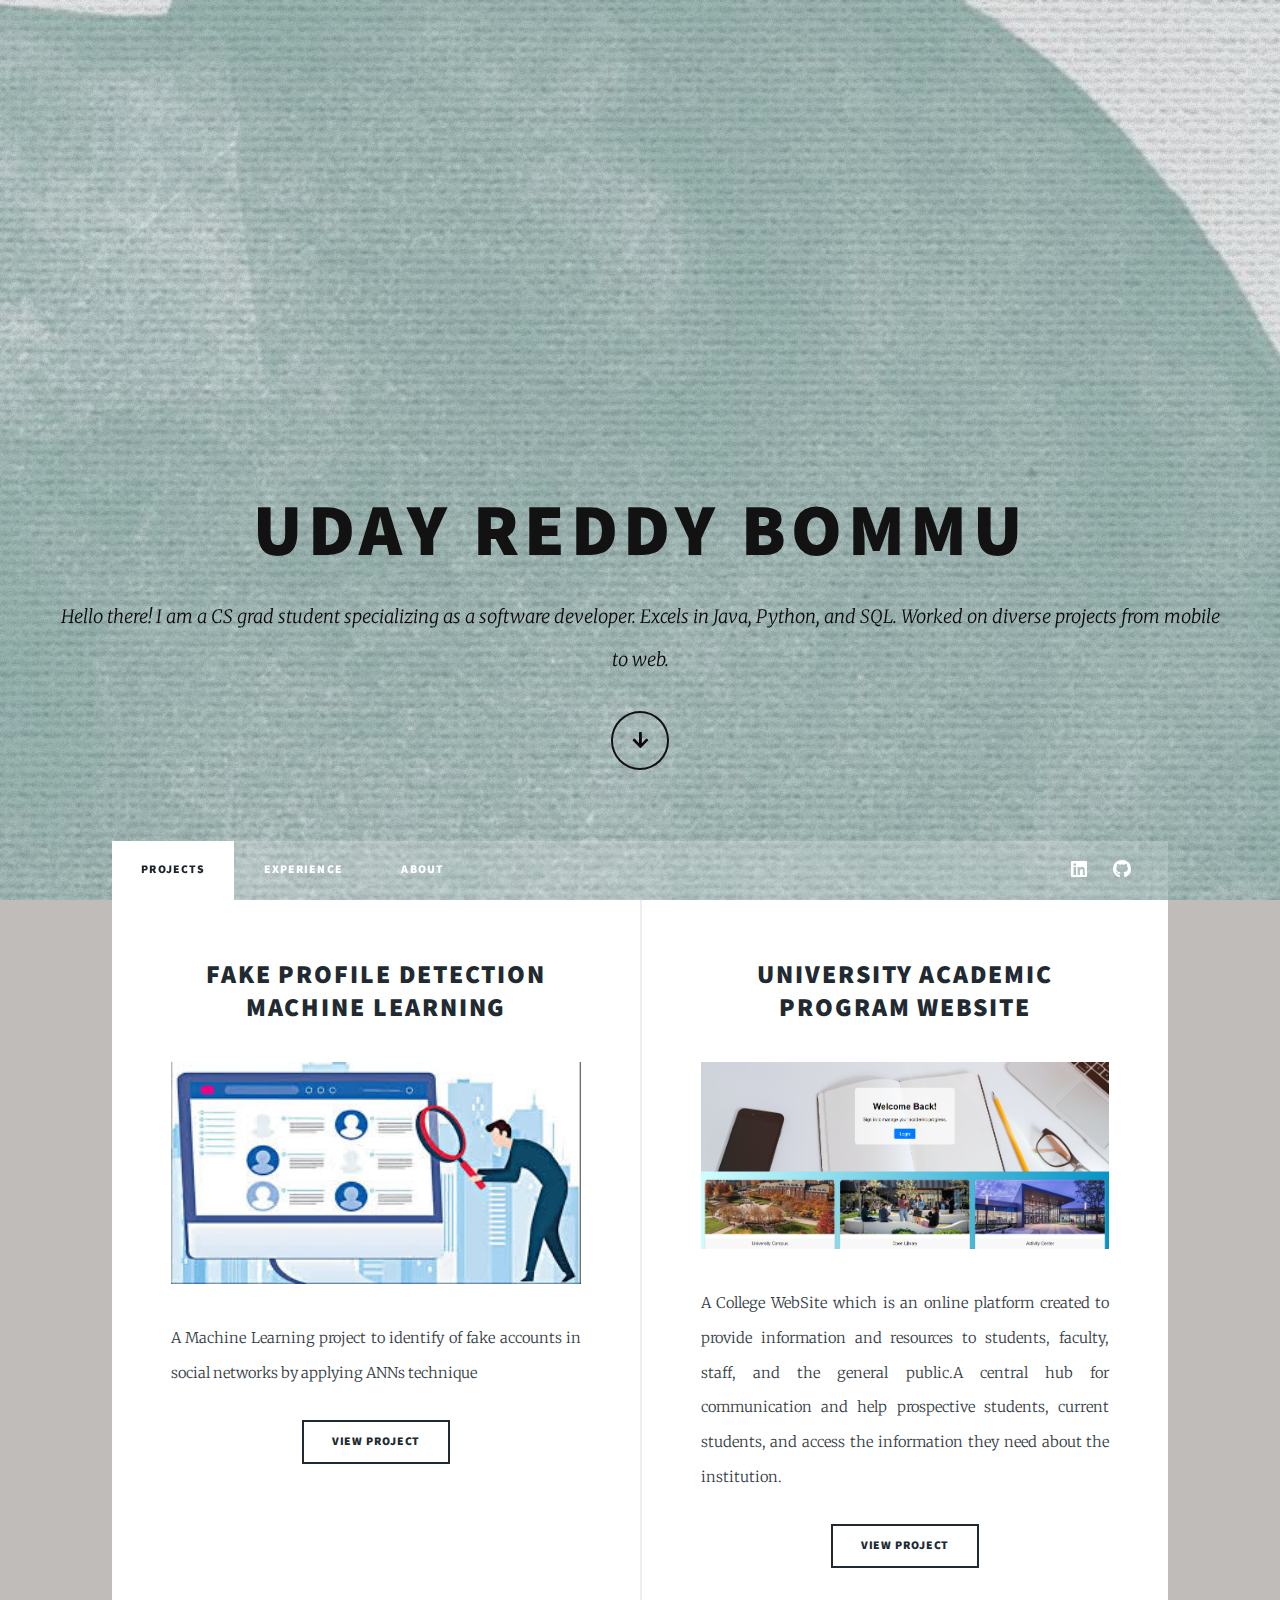
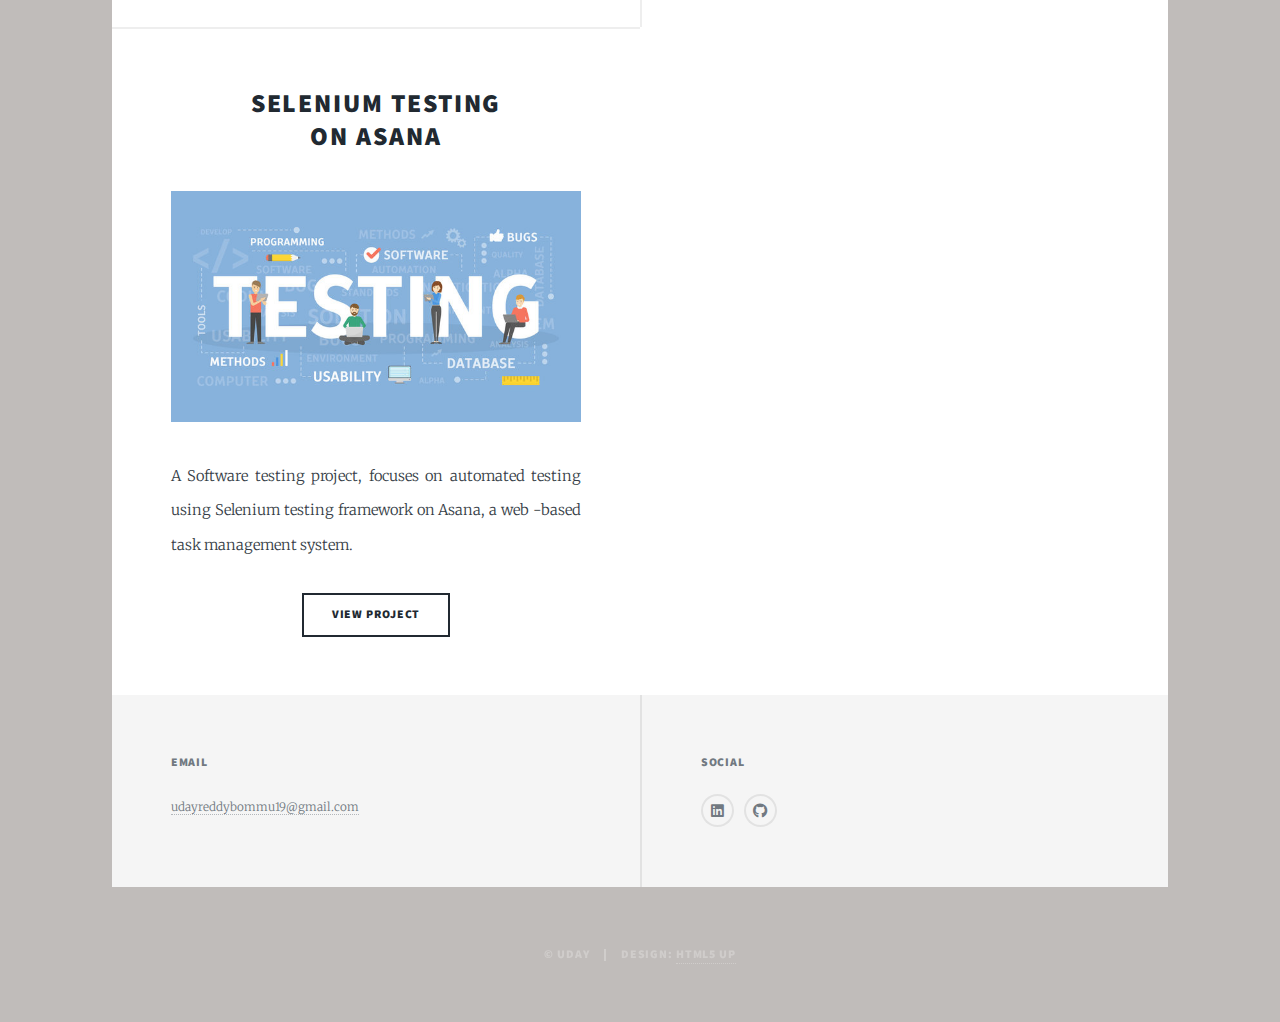
<file: index.html>
<!DOCTYPE HTML>

<html>
	<head>
		<title>Projects | Uday's Portfolio</title>
		<meta charset="utf-8" />
		<meta name="viewport" content="width=device-width, initial-scale=1, user-scalable=no" />
		<link rel="stylesheet" href="assets/css/main.css" />
		<noscript><link rel="stylesheet" href="assets/css/noscript.css" /></noscript>
	</head>
	<body class="is-preload">

		<!-- Wrapper -->
			<div id="wrapper" class="fade-in">

				<!-- Intro -->
				<div id="intro">
					<h1>UDAY REDDY BOMMU</h1>
					<p>Hello there! I am a CS grad student specializing as a software developer. Excels in Java, Python, and SQL. Worked on diverse projects from mobile to web.</p>
					<ul class="actions">
						<li><a href="#header" class="button icon solid solo fa-arrow-down scrolly">Continue</a></li>
					</ul>
				</div>

				<!-- Header -->
					<header id="header">
						<a href="#" class="logo">Portfolio</a>
					</header>

				<!-- Nav -->
					<nav id="nav">
						<ul class="links">
							<li class = "active"><a href="index.html">Projects</a></li>
							<li><a href="experience.html">Experience</a></li>
							<li><a href="about.html">About</a></li>
							
						</ul>
						<ul class="icons">
							<li><a href="https://www.linkedin.com/in/uday-kiran-reddy-bommu-866731317/" class="icon brands fa-linkedin"><span class="label">LinkedIn</span></a></li>
							<li><a href="https://github.com/Udayreddy-Bommu" class="icon brands fa-github"><span class="label">GitHub</span></a></li>
						</ul>
					</nav>

				<!-- Main -->
					<div id="main">

						

						<!-- Posts -->
							<section class="posts">
								<article>
									<header>
										
										<h2><a href="https://github.com/Udayreddy-Bommu/Fake-profile-Detection">Fake Profile Detection<br />
										Machine Learning</a></h2>
									</header>
									<a href="https://github.com/Udayreddy-Bommu/Fake-profile-Detection" class="image fit"><img src="images/ml1.jpeg" alt="" /></a>
									<p>A Machine Learning project to identify of fake accounts in social networks by applying ANNs technique</p>
									<ul class="actions special">
										<li><a href="https://github.com/Udayreddy-Bommu/Fake-profile-Detection" class="button">View Project</a></li>
									</ul>
								</article>
								<article>
									<header>
										
										<h2><a href="https://github.com/Prathima5/UNIVERSITY-ACADEMIC-PROGRAM-WEBSITE">University Academic<br />
										Program Website</a></h2>
									</header>
									<a href="https://github.com/Prathima5/UNIVERSITY-ACADEMIC-PROGRAM-WEBSITE" class="image fit"><img src="images/uni.png" alt="" /></a>
									<p>A College WebSite which is an online platform created to provide information and resources to students, faculty, staff, and the general public.A central hub for communication and help prospective students, current students, and access the information they need about the institution.</p>
									<ul class="actions special">
										<li><a href="https://github.com/Prathima5/UNIVERSITY-ACADEMIC-PROGRAM-WEBSITE" class="button">View Project</a></li>
									</ul>
								</article>
								<article>
									<header>
										
										<h2><a href="https://github.com/Prathima5/SELENIUM-TESTING">Selenium Testing </br>on Asana</a></h2>
									</header>
									<a href="https://github.com/Prathima5/SELENIUM-TESTING" class="image fit"><img src="images/test.jpg" alt="" /></a>
									<p>A Software testing project, focuses on automated testing using Selenium testing framework on Asana, a web -based task management system.
									</p>
									<ul class="actions special">
										<li><a href="https://github.com/Prathima5/SELENIUM-TESTING" class="button">View Project</a></li>
									</ul>
								</article>
								
							</section>

					</div>
				<!-- Footer -->
				<footer id="footer">

					<section>
						<h3>Email</h3>
						<p><a href="#">udayreddybommu19@gmail.com</a></p>
					</section>
					<section>
						<h3>Social</h3>
						<ul class="icons alt">
							
							<li><a href="https://www.linkedin.com/in/uday-kiran-reddy-bommu-866731317/" class="icon brands alt fa-linkedin"><span class="label">Instagram</span></a></li>
							<li><a href="https://github.com/Udayreddy-Bommu" class="icon brands alt fa-github"><span class="label">GitHub</span></a></li>
						</ul>
					</section>
				</footer>



				<!-- Copyright -->
					<div id="copyright">
						<ul><li>&copy; Uday</li><li>Design: <a href="#">HTML5 UP</a></li></ul>
					</div>

			</div>

		<!-- Scripts -->
			<script src="assets/js/jquery.min.js"></script>
			<script src="assets/js/jquery.scrollex.min.js"></script>
			<script src="assets/js/jquery.scrolly.min.js"></script>
			<script src="assets/js/browser.min.js"></script>
			<script src="assets/js/breakpoints.min.js"></script>
			<script src="assets/js/util.js"></script>
			<script src="assets/js/main.js"></script>

	</body>
</html>
</file>
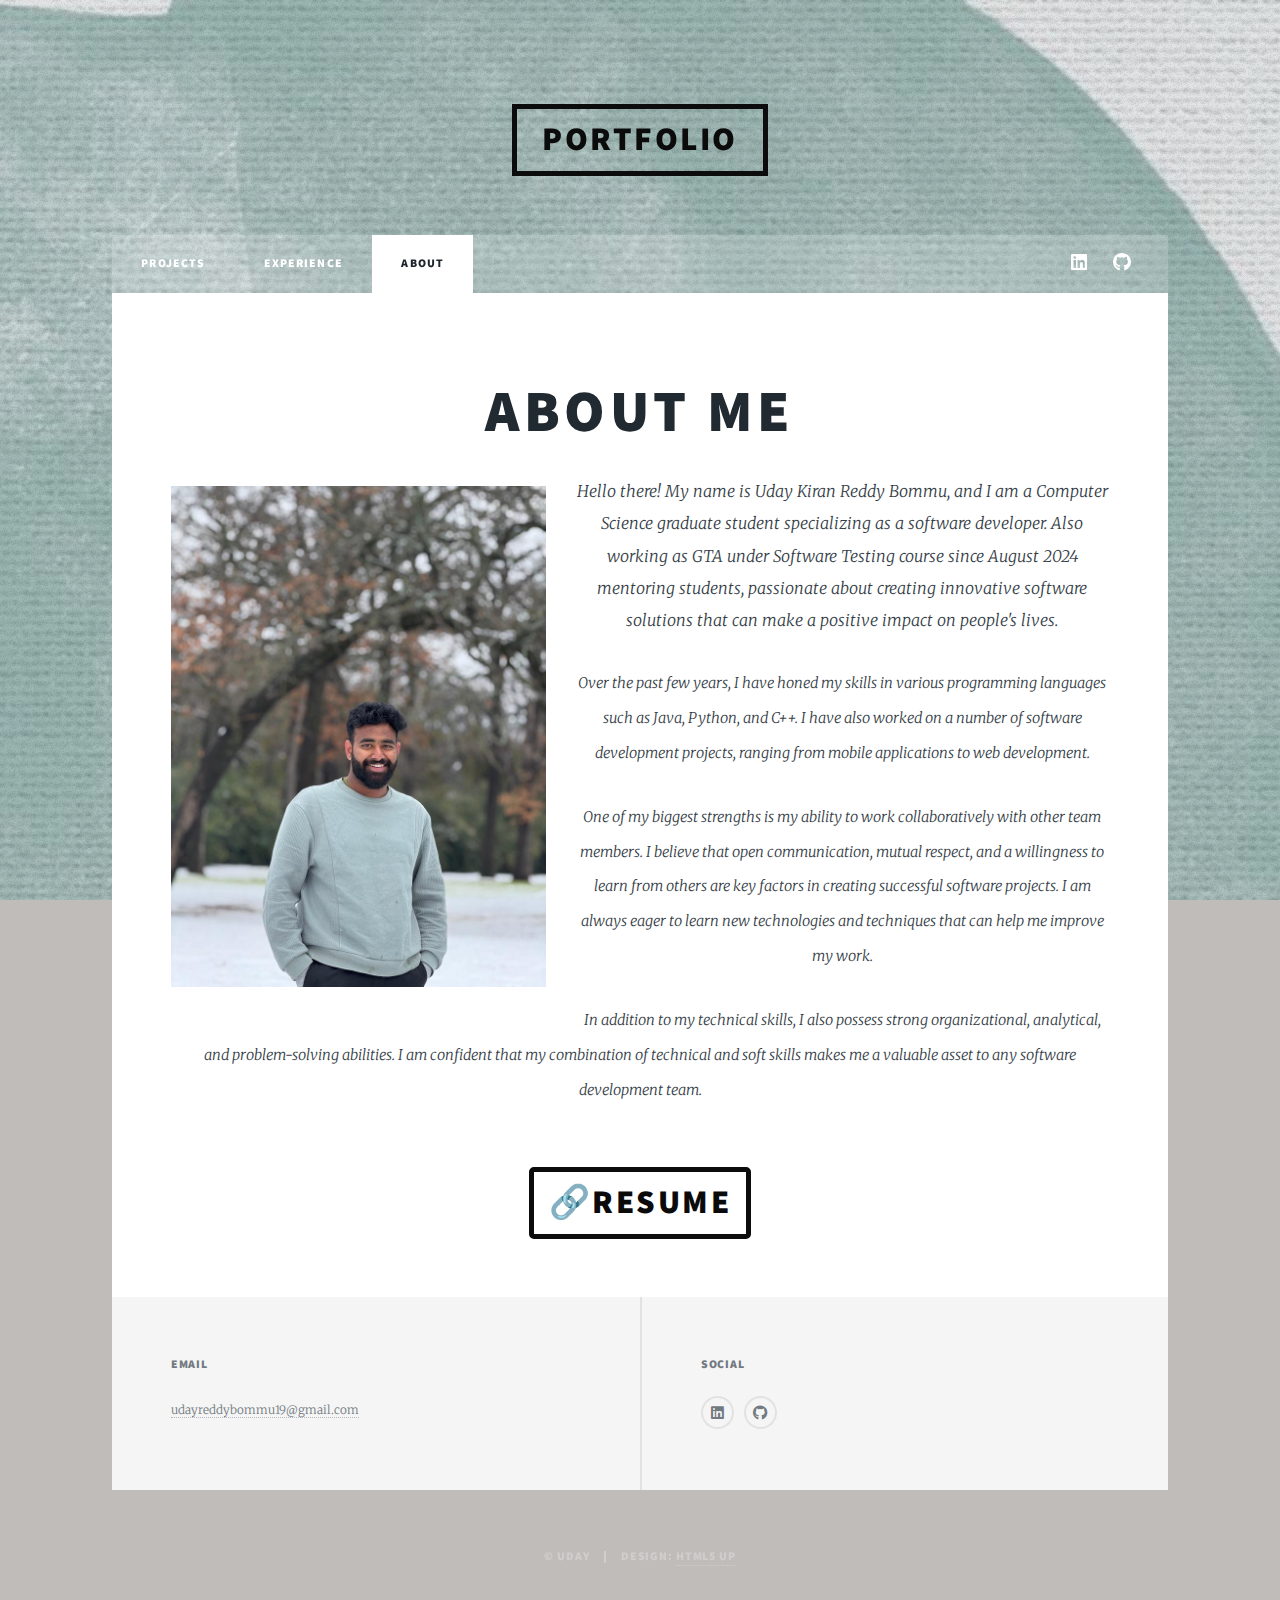
<file: about.html>
<!DOCTYPE HTML>

<html>
	<head>
		<title>Uday's Portfolio</title>
		<meta charset="utf-8" />
		<meta name="viewport" content="width=device-width, initial-scale=1, user-scalable=no" />
		<link rel="stylesheet" href="assets/css/main.css" />
		<noscript><link rel="stylesheet" href="assets/css/noscript.css" /></noscript>
	</head>
	<body class="is-preload">

		<!-- Wrapper -->
			<div id="wrapper">

				<!-- Header -->
					<header id="header">
						<a href="#" class="logo">Portfolio</a>
					</header>

				<!-- Nav -->
					<nav id="nav">
						<ul class="links">
							<li><a href="index.html">Projects</a></li>
							<li><a href="experience.html">Experience</a></li>
							<li class = "active"><a href="about.html">About</a></li>
						</ul>
						<ul class="icons">
							<li><a href="https://www.linkedin.com/in/uday-kiran-reddy-bommu-866731317/" class="icon brands fa-linkedin"><span class="label">Instagram</span></a></li>
							<li><a href="https://github.com/Udayreddy-Bommu" class="icon brands fa-github"><span class="label">GitHub</span></a></li>
						</ul>
					</nav>

				<!-- Main -->
					<div id="main">

						<!-- Post -->
							<section class="post">
								<header class="major">
						
									<h1>About Me</h1>
									<p><span class="image left"><img src="images/photo.png" alt="" /></span>Hello there! My name is Uday Kiran Reddy Bommu, and I am a Computer Science graduate student specializing as a software developer. Also working as GTA under Software Testing course since August 2024 mentoring students, passionate about creating innovative software solutions that can make a positive impact on people's lives.</p>
									<p>Over the past few years, I have honed my skills in various programming languages such as Java, Python, and C++. I have also worked on a number of software development projects, ranging from mobile applications to web development.</p>
									<p>One of my biggest strengths is my ability to work collaboratively with other team members. I believe that open communication, mutual respect, and a willingness to learn from others are key factors in creating successful software projects. I am always eager to learn new technologies and techniques that can help me improve my work.</p>
									<p>In addition to my technical skills, I also possess strong organizational, analytical, and problem-solving abilities. I am confident that my combination of technical and soft skills makes me a valuable asset to any software development team.</p>
								</header>
								<div class="centered-box"><a href="https://drive.google.com/file/d/1z0mAPtT9jbIs1GLF1xgsRkOtrPMTMenD/view?usp=sharing" class="logo">&#128279;Resume</a></div>
							

			
							</section>

					</div>

				<!-- Footer -->
				<footer id="footer">
				
					<section>
						<h3>Email</h3>
						<p><a href="#">udayreddybommu19@gmail.com</a></p>
					</section>
					<section>
						<h3>Social</h3>
						<ul class="icons alt">
							
							<li><a href="https://www.linkedin.com/in/uday-kiran-reddy-bommu-866731317/" class="icon brands alt fa-linkedin"><span class="label">LinkedIn</span></a></li>
							<li><a href="https://github.com/Udayreddy-Bommu" class="icon brands alt fa-github"><span class="label">GitHub</span></a></li>
						</ul>
					</section>
					
				</footer>

				<!-- Copyright -->
					<div id="copyright">
						<ul><li>&copy; Uday</li><li>Design: <a href="#">HTML5 UP</a></li></ul>
					</div>

			</div>

		<!-- Scripts -->
			<script src="assets/js/jquery.min.js"></script>
			<script src="assets/js/jquery.scrollex.min.js"></script>
			<script src="assets/js/jquery.scrolly.min.js"></script>
			<script src="assets/js/browser.min.js"></script>
			<script src="assets/js/breakpoints.min.js"></script>
			<script src="assets/js/util.js"></script>
			<script src="assets/js/main.js"></script>

	</body>
</html>
</file>
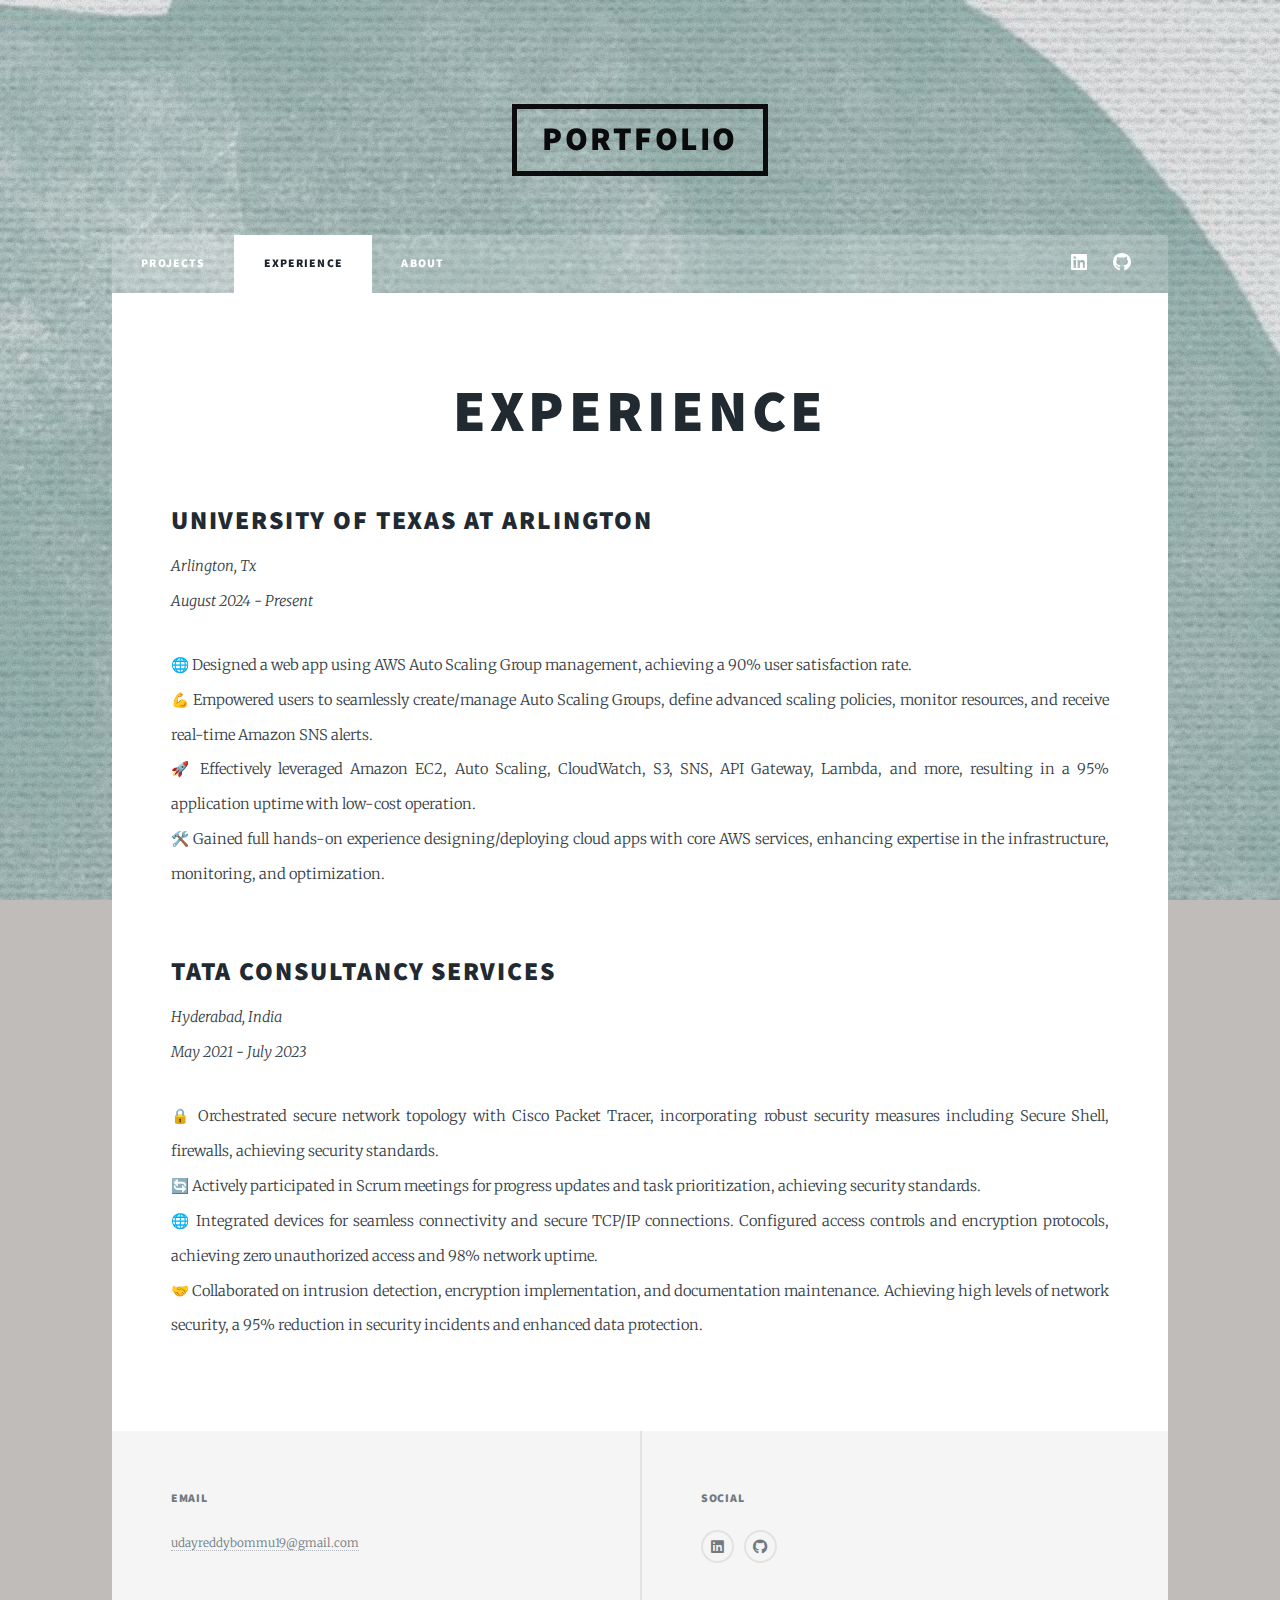
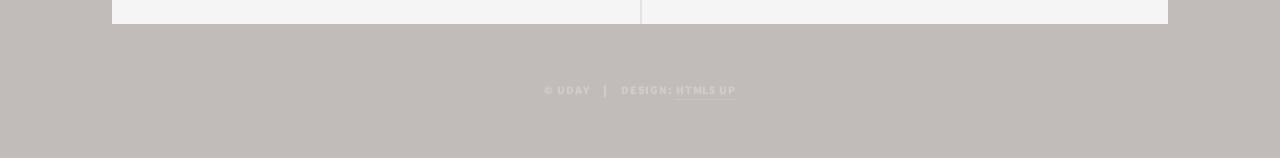
<file: experience.html>
<!DOCTYPE HTML>

<html>
	<head>
		<title>Experience | Uday's Portfolio</title>
		<meta charset="utf-8" />
		<meta name="viewport" content="width=device-width, initial-scale=1, user-scalable=no" />
		<link rel="stylesheet" href="assets/css/main.css" />
		<noscript><link rel="stylesheet" href="assets/css/noscript.css" /></noscript>
	</head>
	<body class="is-preload">

		<!-- Wrapper -->
			<div id="wrapper">

				<!-- Header -->
					<header id="header">
						<a href="#" class="logo">Portfolio</a>
					</header>

				<!-- Nav -->
					<nav id="nav">
						<ul class="links">
							<li><a href="index.html">Projects</a></li>
							<li class = "active"><a href="experience.html">Experience</a></li>
							<li><a href="about.html">About</a></li>
						</ul>
						<ul class="icons">
							<li><a href="https://www.linkedin.com/in/uday-kiran-reddy-bommu-866731317/" class="icon brands fa-linkedin"><span class="label">LinkedIn</span></a></li>
							<li><a href="https://github.com/Udayreddy-Bommu" class="icon brands fa-github"><span class="label">GitHub</span></a></li>
						</ul>
					</nav>

				<!-- Main -->
					<div id="main">

						<!-- Post -->
							<section class="post">
								<header class="major">
									<h1>Experience</h1>
								</header>

								<!-- Text stuff -->
									
									
									<header>
										<h2>University of Texas at Arlington</h2>
										<p>Arlington, Tx </br> August 2024 - Present</p>
									</header>
									<p>🌐 Designed a web app using AWS Auto Scaling Group management, achieving a 90% user satisfaction rate. </br>
									   💪 Empowered users to seamlessly create/manage Auto Scaling Groups, define advanced scaling policies, monitor resources, and receive real-time Amazon SNS alerts.</br>
									   🚀 Effectively leveraged Amazon EC2, Auto Scaling, CloudWatch, S3, SNS, API Gateway, Lambda, and more, resulting in a 95% application uptime with low-cost operation.</br>
									   🛠️ Gained full hands-on experience designing/deploying cloud apps with core AWS services, enhancing expertise in the infrastructure, monitoring, and optimization.</p>
									</br>
									<header>
										<h2>Tata Consultancy Services</h2>
										<p>Hyderabad, India </br> May 2021 - July 2023</p>
									</header>
									<p>🔒 Orchestrated secure network topology with Cisco Packet Tracer, incorporating robust security measures including Secure Shell, firewalls, achieving security standards.</br>
									   🔄 Actively participated in Scrum meetings for progress updates and task prioritization, achieving security standards.</br>
									   🌐 Integrated devices for seamless connectivity and secure TCP/IP connections. Configured access controls and encryption protocols, achieving zero unauthorized access and 98% network uptime.</br>
									   🤝 Collaborated on intrusion detection, encryption implementation, and documentation maintenance. Achieving high levels of network security, a 95% reduction in security incidents and enhanced data protection. </p>
							</section>
					</div>
								

				<!-- Footer -->
				<footer id="footer">
				
					<section>
						<h3>Email</h3>
						<p><a href="#">udayreddybommu19@gmail.com</a></p>
					</section>
					<section>
						<h3>Social</h3>
						<ul class="icons alt">
							
							<li><a href="https://www.linkedin.com/in/uday-kiran-reddy-bommu-866731317/" class="icon brands alt fa-linkedin"><span class="label">Instagram</span></a></li>
							<li><a href="https://github.com/Udayreddy-Bommu" class="icon brands alt fa-github"><span class="label">GitHub</span></a></li>
						</ul>
					</section>
					
				</footer>

				<!-- Copyright -->
					<div id="copyright">
						<ul><li>&copy; Uday</li><li>Design: <a href="#">HTML5 UP</a></li></ul>
					</div>

			</div>

		<!-- Scripts -->
			<script src="assets/js/jquery.min.js"></script>
			<script src="assets/js/jquery.scrollex.min.js"></script>
			<script src="assets/js/jquery.scrolly.min.js"></script>
			<script src="assets/js/browser.min.js"></script>
			<script src="assets/js/breakpoints.min.js"></script>
			<script src="assets/js/util.js"></script>
			<script src="assets/js/main.js"></script>

	</body>
</html>
</file>
<file: assets/css/main.css>
@import url(fontawesome-all.min.css);
@import url("https://fonts.googleapis.com/css?family=Merriweather:300,700,300italic,700italic|Source+Sans+Pro:900");

/*
	Massively by HTML5 UP
	html5up.net | @ajlkn
	Free for personal and commercial use under the CCA 3.0 license (html5up.net/license)
*/

html, body, div, span, applet, object,
iframe, h1, h2, h3, h4, h5, h6, p, blockquote,
pre, a, abbr, acronym, address, big, cite,
code, del, dfn, em, img, ins, kbd, q, s, samp,
small, strike, strong, sub, sup, tt, var, b,
u, i, center, dl, dt, dd, ol, ul, li, fieldset,
form, label, legend, table, caption, tbody,
tfoot, thead, tr, th, td, article, aside,
canvas, details, embed, figure, figcaption,
footer, header, hgroup, menu, nav, output, ruby,
section, summary, time, mark, audio, video {
	margin: 0;
	padding: 0;
	border: 0;
	font-size: 100%;
	font: inherit;
	vertical-align: baseline;}

article, aside, details, figcaption, figure,
footer, header, hgroup, menu, nav, section {
	display: block;}

body {
	line-height: 1;
}

ol, ul {
	list-style: none;
}

blockquote, q {
	quotes: none;
}

	blockquote:before, blockquote:after, q:before, q:after {
		content: '';
		content: none;
	}

table {
	border-collapse: collapse;
	border-spacing: 0;
}

body {
	-webkit-text-size-adjust: none;
}

mark {
	background-color: transparent;
	color: inherit;
}

input::-moz-focus-inner {
	border: 0;
	padding: 0;
}

input, select, textarea {
	-moz-appearance: none;
	-webkit-appearance: none;
	-ms-appearance: none;
	appearance: none;
}

/* Basic */

	@-ms-viewport {
		width: device-width;
	}

	body {
		-ms-overflow-style: scrollbar;
	}

	@media screen and (max-width: 480px) {

		html, body {
			min-width: 320px;
		}

	}

	html {
		box-sizing: border-box;
	}

	*, *:before, *:after {
		box-sizing: inherit;
	}

	body {
		background-color: #c0bcba;
	}

		body.is-preload *, body.is-preload *:before, body.is-preload *:after {
			-moz-animation: none !important;
			-webkit-animation: none !important;
			-ms-animation: none !important;
			animation: none !important;
			-moz-transition: none !important;
			-webkit-transition: none !important;
			-ms-transition: none !important;
			transition: none !important;
		}

/* Type */

	html {
		font-size: 16pt;
	}

		@media screen and (max-width: 1680px) {

			html {
				font-size: 12pt;
			}

		}

		@media screen and (max-width: 1280px) {

			html {
				font-size: 11pt;
			}

		}

		@media screen and (max-width: 360px) {

			html {
				font-size: 10pt;
			}

		}

	body {
		color: #353d46;
	}

	body, input, select, textarea {
		font-family: "Merriweather", Georgia, serif;
		font-weight: 300;
		font-size: 1rem;
		line-height: 2.375;
	}

	a {
		-moz-transition: color 0.2s ease-in-out, background-color 0.2s ease-in-out, border-color 0.2s ease-in-out, box-shadow 0.2s ease-in-out;
		-webkit-transition: color 0.2s ease-in-out, background-color 0.2s ease-in-out, border-color 0.2s ease-in-out, box-shadow 0.2s ease-in-out;
		-ms-transition: color 0.2s ease-in-out, background-color 0.2s ease-in-out, border-color 0.2s ease-in-out, box-shadow 0.2s ease-in-out;
		transition: color 0.2s ease-in-out, background-color 0.2s ease-in-out, border-color 0.2s ease-in-out, box-shadow 0.2s ease-in-out;
		border-bottom: dotted 1px;
		text-decoration: none;
	}

		a:hover {
			border-bottom-color: transparent;
		}

	strong, b {
		font-weight: 600;
	}

	em, i {
		font-style: italic;
	}

	p {
		text-align: justify;
		margin: 0 0 2rem 0;
	}

	h1, h2, h3, h4, h5, h6 {
		font-family: "Source Sans Pro", Helvetica, sans-serif;
		font-weight: 900;
		line-height: 1.5;
		letter-spacing: 0.075em;
		text-transform: uppercase;
		margin: 0 0 1rem 0;
	}

		h1 a, h2 a, h3 a, h4 a, h5 a, h6 a {
			border-bottom: 0;
			color: inherit;
			text-decoration: none;
		}

	h1 {
		font-size: 4rem;
		line-height: 1.1;
		margin: 0 0 2rem 0;
	}

	h2 {
		font-size: 1.75rem;
		line-height: 1.3;
		margin: 0 0 1.5rem 0;
	}

	h3 {
		font-size: 1.25rem;
		margin: 0 0 1.5rem 0;
	}

	h4 {
		font-size: 1rem;
	}

	h5 {
		font-size: 0.9rem;
	}

	h6 {
		font-size: 0.8rem;
	}

	sub {
		font-size: 0.8rem;
		position: relative;
		top: 0.5rem;
	}

	sup {
		font-size: 0.8rem;
		position: relative;
		top: -0.5rem;
	}

	blockquote {
		border-left: solid 4px;
		font-style: italic;
		margin: 0 0 2rem 0;
		padding: 0.5rem 0 0.5rem 2rem;
	}

	code {
		border: solid 2px;
		font-family: "Courier New", monospace;
		font-size: 0.9rem;
		margin: 0 0.25rem;
		padding: 0.25rem 0.65rem;
	}

	pre {
		-webkit-overflow-scrolling: touch;
		font-family: "Courier New", monospace;
		font-size: 0.9rem;
		margin: 0 0 2rem 0;
	}

		pre code {
			display: block;
			line-height: 1.75;
			padding: 1rem 1.5rem;
			overflow-x: auto;
		}

	hr {
		border: 0;
		border-bottom: solid 2px;
		margin: 3rem 0;
	}

		hr.major {
			margin: 5rem 0;
		}

	.align-left {
		text-align: left;
	}

	.align-center {
		text-align: center;
	}

	.align-right {
		text-align: right;
	}

	input, select, textarea {
		color: #212931;
	}

	a {
		color: #212931;
		border-bottom-color: rgba(33, 41, 49, 0.5);
	}

		a:hover {
			border-bottom-color: transparent;
			color: #18bfef !important;
		}

	strong, b {
		color: #212931;
	}

	h1, h2, h3, h4, h5, h6 {
		color: #212931;
	}

	blockquote {
		border-left-color: #eeeeee;
	}

	code {
		background: rgba(220, 220, 220, 0.25);
		border-color: #eeeeee;
	}

	hr {
		border-bottom-color: #eeeeee;
	}

/* Row */

	.row {
		display: flex;
		flex-wrap: wrap;
		box-sizing: border-box;
		align-items: stretch;
	}

		.row > * {
			box-sizing: border-box;
		}

		.row.gtr-uniform > * > :last-child {
			margin-bottom: 0;
		}

		.row.aln-left {
			justify-content: flex-start;
		}

		.row.aln-center {
			justify-content: center;
		}

		.row.aln-right {
			justify-content: flex-end;
		}

		.row.aln-top {
			align-items: flex-start;
		}

		.row.aln-middle {
			align-items: center;
		}

		.row.aln-bottom {
			align-items: flex-end;
		}

		.row > .imp {
			order: -1;
		}

		.row > .col-1 {
			width: 8.33333%;
		}

		.row > .off-1 {
			margin-left: 8.33333%;
		}

		.row > .col-2 {
			width: 16.66667%;
		}

		.row > .off-2 {
			margin-left: 16.66667%;
		}

		.row > .col-3 {
			width: 25%;
		}

		.row > .off-3 {
			margin-left: 25%;
		}

		.row > .col-4 {
			width: 33.33333%;
		}

		.row > .off-4 {
			margin-left: 33.33333%;
		}

		.row > .col-5 {
			width: 41.66667%;
		}

		.row > .off-5 {
			margin-left: 41.66667%;
		}

		.row > .col-6 {
			width: 50%;
		}

		.row > .off-6 {
			margin-left: 50%;
		}

		.row > .col-7 {
			width: 58.33333%;
		}

		.row > .off-7 {
			margin-left: 58.33333%;
		}

		.row > .col-8 {
			width: 66.66667%;
		}

		.row > .off-8 {
			margin-left: 66.66667%;
		}

		.row > .col-9 {
			width: 75%;
		}

		.row > .off-9 {
			margin-left: 75%;
		}

		.row > .col-10 {
			width: 83.33333%;
		}

		.row > .off-10 {
			margin-left: 83.33333%;
		}

		.row > .col-11 {
			width: 91.66667%;
		}

		.row > .off-11 {
			margin-left: 91.66667%;
		}

		.row > .col-12 {
			width: 100%;
		}

		.row > .off-12 {
			margin-left: 100%;
		}

		.row.gtr-0 {
			margin-top: 0;
			margin-left: 0rem;
		}

			.row.gtr-0 > * {
				padding: 0 0 0 0rem;
			}

			.row.gtr-0.gtr-uniform {
				margin-top: 0rem;
			}

				.row.gtr-0.gtr-uniform > * {
					padding-top: 0rem;
				}

		.row.gtr-25 {
			margin-top: 0;
			margin-left: -0.375rem;
		}

			.row.gtr-25 > * {
				padding: 0 0 0 0.375rem;
			}

			.row.gtr-25.gtr-uniform {
				margin-top: -0.375rem;
			}

				.row.gtr-25.gtr-uniform > * {
					padding-top: 0.375rem;
				}

		.row.gtr-50 {
			margin-top: 0;
			margin-left: -0.75rem;
		}

			.row.gtr-50 > * {
				padding: 0 0 0 0.75rem;
			}

			.row.gtr-50.gtr-uniform {
				margin-top: -0.75rem;
			}

				.row.gtr-50.gtr-uniform > * {
					padding-top: 0.75rem;
				}

		.row {
			margin-top: 0;
			margin-left: -1.5rem;
		}

			.row > * {
				padding: 0 0 0 1.5rem;
			}

			.row.gtr-uniform {
				margin-top: -1.5rem;
			}

				.row.gtr-uniform > * {
					padding-top: 1.5rem;
				}

		.row.gtr-150 {
			margin-top: 0;
			margin-left: -2.25rem;
		}

			.row.gtr-150 > * {
				padding: 0 0 0 2.25rem;
			}

			.row.gtr-150.gtr-uniform {
				margin-top: -2.25rem;
			}

				.row.gtr-150.gtr-uniform > * {
					padding-top: 2.25rem;
				}

		.row.gtr-200 {
			margin-top: 0;
			margin-left: -3rem;
		}

			.row.gtr-200 > * {
				padding: 0 0 0 3rem;
			}

			.row.gtr-200.gtr-uniform {
				margin-top: -3rem;
			}

				.row.gtr-200.gtr-uniform > * {
					padding-top: 3rem;
				}

		@media screen and (max-width: 1680px) {

			.row {
				display: flex;
				flex-wrap: wrap;
				box-sizing: border-box;
				align-items: stretch;
			}

				.row > * {
					box-sizing: border-box;
				}

				.row.gtr-uniform > * > :last-child {
					margin-bottom: 0;
				}

				.row.aln-left {
					justify-content: flex-start;
				}

				.row.aln-center {
					justify-content: center;
				}

				.row.aln-right {
					justify-content: flex-end;
				}

				.row.aln-top {
					align-items: flex-start;
				}

				.row.aln-middle {
					align-items: center;
				}

				.row.aln-bottom {
					align-items: flex-end;
				}

				.row > .imp-xlarge {
					order: -1;
				}

				.row > .col-1-xlarge {
					width: 8.33333%;
				}

				.row > .off-1-xlarge {
					margin-left: 8.33333%;
				}

				.row > .col-2-xlarge {
					width: 16.66667%;
				}

				.row > .off-2-xlarge {
					margin-left: 16.66667%;
				}

				.row > .col-3-xlarge {
					width: 25%;
				}

				.row > .off-3-xlarge {
					margin-left: 25%;
				}

				.row > .col-4-xlarge {
					width: 33.33333%;
				}

				.row > .off-4-xlarge {
					margin-left: 33.33333%;
				}

				.row > .col-5-xlarge {
					width: 41.66667%;
				}

				.row > .off-5-xlarge {
					margin-left: 41.66667%;
				}

				.row > .col-6-xlarge {
					width: 50%;
				}

				.row > .off-6-xlarge {
					margin-left: 50%;
				}

				.row > .col-7-xlarge {
					width: 58.33333%;
				}

				.row > .off-7-xlarge {
					margin-left: 58.33333%;
				}

				.row > .col-8-xlarge {
					width: 66.66667%;
				}

				.row > .off-8-xlarge {
					margin-left: 66.66667%;
				}

				.row > .col-9-xlarge {
					width: 75%;
				}

				.row > .off-9-xlarge {
					margin-left: 75%;
				}

				.row > .col-10-xlarge {
					width: 83.33333%;
				}

				.row > .off-10-xlarge {
					margin-left: 83.33333%;
				}

				.row > .col-11-xlarge {
					width: 91.66667%;
				}

				.row > .off-11-xlarge {
					margin-left: 91.66667%;
				}

				.row > .col-12-xlarge {
					width: 100%;
				}

				.row > .off-12-xlarge {
					margin-left: 100%;
				}

				.row.gtr-0 {
					margin-top: 0;
					margin-left: 0rem;
				}

					.row.gtr-0 > * {
						padding: 0 0 0 0rem;
					}

					.row.gtr-0.gtr-uniform {
						margin-top: 0rem;
					}

						.row.gtr-0.gtr-uniform > * {
							padding-top: 0rem;
						}

				.row.gtr-25 {
					margin-top: 0;
					margin-left: -0.375rem;
				}

					.row.gtr-25 > * {
						padding: 0 0 0 0.375rem;
					}

					.row.gtr-25.gtr-uniform {
						margin-top: -0.375rem;
					}

						.row.gtr-25.gtr-uniform > * {
							padding-top: 0.375rem;
						}

				.row.gtr-50 {
					margin-top: 0;
					margin-left: -0.75rem;
				}

					.row.gtr-50 > * {
						padding: 0 0 0 0.75rem;
					}

					.row.gtr-50.gtr-uniform {
						margin-top: -0.75rem;
					}

						.row.gtr-50.gtr-uniform > * {
							padding-top: 0.75rem;
						}

				.row {
					margin-top: 0;
					margin-left: -1.5rem;
				}

					.row > * {
						padding: 0 0 0 1.5rem;
					}

					.row.gtr-uniform {
						margin-top: -1.5rem;
					}

						.row.gtr-uniform > * {
							padding-top: 1.5rem;
						}

				.row.gtr-150 {
					margin-top: 0;
					margin-left: -2.25rem;
				}

					.row.gtr-150 > * {
						padding: 0 0 0 2.25rem;
					}

					.row.gtr-150.gtr-uniform {
						margin-top: -2.25rem;
					}

						.row.gtr-150.gtr-uniform > * {
							padding-top: 2.25rem;
						}

				.row.gtr-200 {
					margin-top: 0;
					margin-left: -3rem;
				}

					.row.gtr-200 > * {
						padding: 0 0 0 3rem;
					}

					.row.gtr-200.gtr-uniform {
						margin-top: -3rem;
					}

						.row.gtr-200.gtr-uniform > * {
							padding-top: 3rem;
						}

		}

		@media screen and (max-width: 1280px) {

			.row {
				display: flex;
				flex-wrap: wrap;
				box-sizing: border-box;
				align-items: stretch;
			}

				.row > * {
					box-sizing: border-box;
				}

				.row.gtr-uniform > * > :last-child {
					margin-bottom: 0;
				}

				.row.aln-left {
					justify-content: flex-start;
				}

				.row.aln-center {
					justify-content: center;
				}

				.row.aln-right {
					justify-content: flex-end;
				}

				.row.aln-top {
					align-items: flex-start;
				}

				.row.aln-middle {
					align-items: center;
				}

				.row.aln-bottom {
					align-items: flex-end;
				}

				.row > .imp-large {
					order: -1;
				}

				.row > .col-1-large {
					width: 8.33333%;
				}

				.row > .off-1-large {
					margin-left: 8.33333%;
				}

				.row > .col-2-large {
					width: 16.66667%;
				}

				.row > .off-2-large {
					margin-left: 16.66667%;
				}

				.row > .col-3-large {
					width: 25%;
				}

				.row > .off-3-large {
					margin-left: 25%;
				}

				.row > .col-4-large {
					width: 33.33333%;
				}

				.row > .off-4-large {
					margin-left: 33.33333%;
				}

				.row > .col-5-large {
					width: 41.66667%;
				}

				.row > .off-5-large {
					margin-left: 41.66667%;
				}

				.row > .col-6-large {
					width: 50%;
				}

				.row > .off-6-large {
					margin-left: 50%;
				}

				.row > .col-7-large {
					width: 58.33333%;
				}

				.row > .off-7-large {
					margin-left: 58.33333%;
				}

				.row > .col-8-large {
					width: 66.66667%;
				}

				.row > .off-8-large {
					margin-left: 66.66667%;
				}

				.row > .col-9-large {
					width: 75%;
				}

				.row > .off-9-large {
					margin-left: 75%;
				}

				.row > .col-10-large {
					width: 83.33333%;
				}

				.row > .off-10-large {
					margin-left: 83.33333%;
				}

				.row > .col-11-large {
					width: 91.66667%;
				}

				.row > .off-11-large {
					margin-left: 91.66667%;
				}

				.row > .col-12-large {
					width: 100%;
				}

				.row > .off-12-large {
					margin-left: 100%;
				}

				.row.gtr-0 {
					margin-top: 0;
					margin-left: 0rem;
				}

					.row.gtr-0 > * {
						padding: 0 0 0 0rem;
					}

					.row.gtr-0.gtr-uniform {
						margin-top: 0rem;
					}

						.row.gtr-0.gtr-uniform > * {
							padding-top: 0rem;
						}

				.row.gtr-25 {
					margin-top: 0;
					margin-left: -0.375rem;
				}

					.row.gtr-25 > * {
						padding: 0 0 0 0.375rem;
					}

					.row.gtr-25.gtr-uniform {
						margin-top: -0.375rem;
					}

						.row.gtr-25.gtr-uniform > * {
							padding-top: 0.375rem;
						}

				.row.gtr-50 {
					margin-top: 0;
					margin-left: -0.75rem;
				}

					.row.gtr-50 > * {
						padding: 0 0 0 0.75rem;
					}

					.row.gtr-50.gtr-uniform {
						margin-top: -0.75rem;
					}

						.row.gtr-50.gtr-uniform > * {
							padding-top: 0.75rem;
						}

				.row {
					margin-top: 0;
					margin-left: -1.5rem;
				}

					.row > * {
						padding: 0 0 0 1.5rem;
					}

					.row.gtr-uniform {
						margin-top: -1.5rem;
					}

						.row.gtr-uniform > * {
							padding-top: 1.5rem;
						}

				.row.gtr-150 {
					margin-top: 0;
					margin-left: -2.25rem;
				}

					.row.gtr-150 > * {
						padding: 0 0 0 2.25rem;
					}

					.row.gtr-150.gtr-uniform {
						margin-top: -2.25rem;
					}

						.row.gtr-150.gtr-uniform > * {
							padding-top: 2.25rem;
						}

				.row.gtr-200 {
					margin-top: 0;
					margin-left: -3rem;
				}

					.row.gtr-200 > * {
						padding: 0 0 0 3rem;
					}

					.row.gtr-200.gtr-uniform {
						margin-top: -3rem;
					}

						.row.gtr-200.gtr-uniform > * {
							padding-top: 3rem;
						}

		}

		@media screen and (max-width: 980px) {

			.row {
				display: flex;
				flex-wrap: wrap;
				box-sizing: border-box;
				align-items: stretch;
			}

				.row > * {
					box-sizing: border-box;
				}

				.row.gtr-uniform > * > :last-child {
					margin-bottom: 0;
				}

				.row.aln-left {
					justify-content: flex-start;
				}

				.row.aln-center {
					justify-content: center;
				}

				.row.aln-right {
					justify-content: flex-end;
				}

				.row.aln-top {
					align-items: flex-start;
				}

				.row.aln-middle {
					align-items: center;
				}

				.row.aln-bottom {
					align-items: flex-end;
				}

				.row > .imp-medium {
					order: -1;
				}

				.row > .col-1-medium {
					width: 8.33333%;
				}

				.row > .off-1-medium {
					margin-left: 8.33333%;
				}

				.row > .col-2-medium {
					width: 16.66667%;
				}

				.row > .off-2-medium {
					margin-left: 16.66667%;
				}

				.row > .col-3-medium {
					width: 25%;
				}

				.row > .off-3-medium {
					margin-left: 25%;
				}

				.row > .col-4-medium {
					width: 33.33333%;
				}

				.row > .off-4-medium {
					margin-left: 33.33333%;
				}

				.row > .col-5-medium {
					width: 41.66667%;
				}

				.row > .off-5-medium {
					margin-left: 41.66667%;
				}

				.row > .col-6-medium {
					width: 50%;
				}

				.row > .off-6-medium {
					margin-left: 50%;
				}

				.row > .col-7-medium {
					width: 58.33333%;
				}

				.row > .off-7-medium {
					margin-left: 58.33333%;
				}

				.row > .col-8-medium {
					width: 66.66667%;
				}

				.row > .off-8-medium {
					margin-left: 66.66667%;
				}

				.row > .col-9-medium {
					width: 75%;
				}

				.row > .off-9-medium {
					margin-left: 75%;
				}

				.row > .col-10-medium {
					width: 83.33333%;
				}

				.row > .off-10-medium {
					margin-left: 83.33333%;
				}

				.row > .col-11-medium {
					width: 91.66667%;
				}

				.row > .off-11-medium {
					margin-left: 91.66667%;
				}

				.row > .col-12-medium {
					width: 100%;
				}

				.row > .off-12-medium {
					margin-left: 100%;
				}

				.row.gtr-0 {
					margin-top: 0;
					margin-left: 0rem;
				}

					.row.gtr-0 > * {
						padding: 0 0 0 0rem;
					}

					.row.gtr-0.gtr-uniform {
						margin-top: 0rem;
					}

						.row.gtr-0.gtr-uniform > * {
							padding-top: 0rem;
						}

				.row.gtr-25 {
					margin-top: 0;
					margin-left: -0.375rem;
				}

					.row.gtr-25 > * {
						padding: 0 0 0 0.375rem;
					}

					.row.gtr-25.gtr-uniform {
						margin-top: -0.375rem;
					}

						.row.gtr-25.gtr-uniform > * {
							padding-top: 0.375rem;
						}

				.row.gtr-50 {
					margin-top: 0;
					margin-left: -0.75rem;
				}

					.row.gtr-50 > * {
						padding: 0 0 0 0.75rem;
					}

					.row.gtr-50.gtr-uniform {
						margin-top: -0.75rem;
					}

						.row.gtr-50.gtr-uniform > * {
							padding-top: 0.75rem;
						}

				.row {
					margin-top: 0;
					margin-left: -1.5rem;
				}

					.row > * {
						padding: 0 0 0 1.5rem;
					}

					.row.gtr-uniform {
						margin-top: -1.5rem;
					}

						.row.gtr-uniform > * {
							padding-top: 1.5rem;
						}

				.row.gtr-150 {
					margin-top: 0;
					margin-left: -2.25rem;
				}

					.row.gtr-150 > * {
						padding: 0 0 0 2.25rem;
					}

					.row.gtr-150.gtr-uniform {
						margin-top: -2.25rem;
					}

						.row.gtr-150.gtr-uniform > * {
							padding-top: 2.25rem;
						}

				.row.gtr-200 {
					margin-top: 0;
					margin-left: -3rem;
				}

					.row.gtr-200 > * {
						padding: 0 0 0 3rem;
					}

					.row.gtr-200.gtr-uniform {
						margin-top: -3rem;
					}

						.row.gtr-200.gtr-uniform > * {
							padding-top: 3rem;
						}

		}

		@media screen and (max-width: 736px) {

			.row {
				display: flex;
				flex-wrap: wrap;
				box-sizing: border-box;
				align-items: stretch;
			}

				.row > * {
					box-sizing: border-box;
				}

				.row.gtr-uniform > * > :last-child {
					margin-bottom: 0;
				}

				.row.aln-left {
					justify-content: flex-start;
				}

				.row.aln-center {
					justify-content: center;
				}

				.row.aln-right {
					justify-content: flex-end;
				}

				.row.aln-top {
					align-items: flex-start;
				}

				.row.aln-middle {
					align-items: center;
				}

				.row.aln-bottom {
					align-items: flex-end;
				}

				.row > .imp-small {
					order: -1;
				}

				.row > .col-1-small {
					width: 8.33333%;
				}

				.row > .off-1-small {
					margin-left: 8.33333%;
				}

				.row > .col-2-small {
					width: 16.66667%;
				}

				.row > .off-2-small {
					margin-left: 16.66667%;
				}

				.row > .col-3-small {
					width: 25%;
				}

				.row > .off-3-small {
					margin-left: 25%;
				}

				.row > .col-4-small {
					width: 33.33333%;
				}

				.row > .off-4-small {
					margin-left: 33.33333%;
				}

				.row > .col-5-small {
					width: 41.66667%;
				}

				.row > .off-5-small {
					margin-left: 41.66667%;
				}

				.row > .col-6-small {
					width: 50%;
				}

				.row > .off-6-small {
					margin-left: 50%;
				}

				.row > .col-7-small {
					width: 58.33333%;
				}

				.row > .off-7-small {
					margin-left: 58.33333%;
				}

				.row > .col-8-small {
					width: 66.66667%;
				}

				.row > .off-8-small {
					margin-left: 66.66667%;
				}

				.row > .col-9-small {
					width: 75%;
				}

				.row > .off-9-small {
					margin-left: 75%;
				}

				.row > .col-10-small {
					width: 83.33333%;
				}

				.row > .off-10-small {
					margin-left: 83.33333%;
				}

				.row > .col-11-small {
					width: 91.66667%;
				}

				.row > .off-11-small {
					margin-left: 91.66667%;
				}

				.row > .col-12-small {
					width: 100%;
				}

				.row > .off-12-small {
					margin-left: 100%;
				}

				.row.gtr-0 {
					margin-top: 0;
					margin-left: 0rem;
				}

					.row.gtr-0 > * {
						padding: 0 0 0 0rem;
					}

					.row.gtr-0.gtr-uniform {
						margin-top: 0rem;
					}

						.row.gtr-0.gtr-uniform > * {
							padding-top: 0rem;
						}

				.row.gtr-25 {
					margin-top: 0;
					margin-left: -0.375rem;
				}

					.row.gtr-25 > * {
						padding: 0 0 0 0.375rem;
					}

					.row.gtr-25.gtr-uniform {
						margin-top: -0.375rem;
					}

						.row.gtr-25.gtr-uniform > * {
							padding-top: 0.375rem;
						}

				.row.gtr-50 {
					margin-top: 0;
					margin-left: -0.75rem;
				}

					.row.gtr-50 > * {
						padding: 0 0 0 0.75rem;
					}

					.row.gtr-50.gtr-uniform {
						margin-top: -0.75rem;
					}

						.row.gtr-50.gtr-uniform > * {
							padding-top: 0.75rem;
						}

				.row {
					margin-top: 0;
					margin-left: -1.5rem;
				}

					.row > * {
						padding: 0 0 0 1.5rem;
					}

					.row.gtr-uniform {
						margin-top: -1.5rem;
					}

						.row.gtr-uniform > * {
							padding-top: 1.5rem;
						}

				.row.gtr-150 {
					margin-top: 0;
					margin-left: -2.25rem;
				}

					.row.gtr-150 > * {
						padding: 0 0 0 2.25rem;
					}

					.row.gtr-150.gtr-uniform {
						margin-top: -2.25rem;
					}

						.row.gtr-150.gtr-uniform > * {
							padding-top: 2.25rem;
						}

				.row.gtr-200 {
					margin-top: 0;
					margin-left: -3rem;
				}

					.row.gtr-200 > * {
						padding: 0 0 0 3rem;
					}

					.row.gtr-200.gtr-uniform {
						margin-top: -3rem;
					}

						.row.gtr-200.gtr-uniform > * {
							padding-top: 3rem;
						}

		}

		@media screen and (max-width: 480px) {

			.row {
				display: flex;
				flex-wrap: wrap;
				box-sizing: border-box;
				align-items: stretch;
			}

				.row > * {
					box-sizing: border-box;
				}

				.row.gtr-uniform > * > :last-child {
					margin-bottom: 0;
				}

				.row.aln-left {
					justify-content: flex-start;
				}

				.row.aln-center {
					justify-content: center;
				}

				.row.aln-right {
					justify-content: flex-end;
				}

				.row.aln-top {
					align-items: flex-start;
				}

				.row.aln-middle {
					align-items: center;
				}

				.row.aln-bottom {
					align-items: flex-end;
				}

				.row > .imp-xsmall {
					order: -1;
				}

				.row > .col-1-xsmall {
					width: 8.33333%;
				}

				.row > .off-1-xsmall {
					margin-left: 8.33333%;
				}

				.row > .col-2-xsmall {
					width: 16.66667%;
				}

				.row > .off-2-xsmall {
					margin-left: 16.66667%;
				}

				.row > .col-3-xsmall {
					width: 25%;
				}

				.row > .off-3-xsmall {
					margin-left: 25%;
				}

				.row > .col-4-xsmall {
					width: 33.33333%;
				}

				.row > .off-4-xsmall {
					margin-left: 33.33333%;
				}

				.row > .col-5-xsmall {
					width: 41.66667%;
				}

				.row > .off-5-xsmall {
					margin-left: 41.66667%;
				}

				.row > .col-6-xsmall {
					width: 50%;
				}

				.row > .off-6-xsmall {
					margin-left: 50%;
				}

				.row > .col-7-xsmall {
					width: 58.33333%;
				}

				.row > .off-7-xsmall {
					margin-left: 58.33333%;
				}

				.row > .col-8-xsmall {
					width: 66.66667%;
				}

				.row > .off-8-xsmall {
					margin-left: 66.66667%;
				}

				.row > .col-9-xsmall {
					width: 75%;
				}

				.row > .off-9-xsmall {
					margin-left: 75%;
				}

				.row > .col-10-xsmall {
					width: 83.33333%;
				}

				.row > .off-10-xsmall {
					margin-left: 83.33333%;
				}

				.row > .col-11-xsmall {
					width: 91.66667%;
				}

				.row > .off-11-xsmall {
					margin-left: 91.66667%;
				}

				.row > .col-12-xsmall {
					width: 100%;
				}

				.row > .off-12-xsmall {
					margin-left: 100%;
				}

				.row.gtr-0 {
					margin-top: 0;
					margin-left: 0rem;
				}

					.row.gtr-0 > * {
						padding: 0 0 0 0rem;
					}

					.row.gtr-0.gtr-uniform {
						margin-top: 0rem;
					}

						.row.gtr-0.gtr-uniform > * {
							padding-top: 0rem;
						}

				.row.gtr-25 {
					margin-top: 0;
					margin-left: -0.375rem;
				}

					.row.gtr-25 > * {
						padding: 0 0 0 0.375rem;
					}

					.row.gtr-25.gtr-uniform {
						margin-top: -0.375rem;
					}

						.row.gtr-25.gtr-uniform > * {
							padding-top: 0.375rem;
						}

				.row.gtr-50 {
					margin-top: 0;
					margin-left: -0.75rem;
				}

					.row.gtr-50 > * {
						padding: 0 0 0 0.75rem;
					}

					.row.gtr-50.gtr-uniform {
						margin-top: -0.75rem;
					}

						.row.gtr-50.gtr-uniform > * {
							padding-top: 0.75rem;
						}

				.row {
					margin-top: 0;
					margin-left: -1.5rem;
				}

					.row > * {
						padding: 0 0 0 1.5rem;
					}

					.row.gtr-uniform {
						margin-top: -1.5rem;
					}

						.row.gtr-uniform > * {
							padding-top: 1.5rem;
						}

				.row.gtr-150 {
					margin-top: 0;
					margin-left: -2.25rem;
				}

					.row.gtr-150 > * {
						padding: 0 0 0 2.25rem;
					}

					.row.gtr-150.gtr-uniform {
						margin-top: -2.25rem;
					}

						.row.gtr-150.gtr-uniform > * {
							padding-top: 2.25rem;
						}

				.row.gtr-200 {
					margin-top: 0;
					margin-left: -3rem;
				}

					.row.gtr-200 > * {
						padding: 0 0 0 3rem;
					}

					.row.gtr-200.gtr-uniform {
						margin-top: -3rem;
					}

						.row.gtr-200.gtr-uniform > * {
							padding-top: 3rem;
						}

		}

		@media screen and (max-width: 360px) {

			.row {
				display: flex;
				flex-wrap: wrap;
				box-sizing: border-box;
				align-items: stretch;
			}

				.row > * {
					box-sizing: border-box;
				}

				.row.gtr-uniform > * > :last-child {
					margin-bottom: 0;
				}

				.row.aln-left {
					justify-content: flex-start;
				}

				.row.aln-center {
					justify-content: center;
				}

				.row.aln-right {
					justify-content: flex-end;
				}

				.row.aln-top {
					align-items: flex-start;
				}

				.row.aln-middle {
					align-items: center;
				}

				.row.aln-bottom {
					align-items: flex-end;
				}

				.row > .imp-xxsmall {
					order: -1;
				}

				.row > .col-1-xxsmall {
					width: 8.33333%;
				}

				.row > .off-1-xxsmall {
					margin-left: 8.33333%;
				}

				.row > .col-2-xxsmall {
					width: 16.66667%;
				}

				.row > .off-2-xxsmall {
					margin-left: 16.66667%;
				}

				.row > .col-3-xxsmall {
					width: 25%;
				}

				.row > .off-3-xxsmall {
					margin-left: 25%;
				}

				.row > .col-4-xxsmall {
					width: 33.33333%;
				}

				.row > .off-4-xxsmall {
					margin-left: 33.33333%;
				}

				.row > .col-5-xxsmall {
					width: 41.66667%;
				}

				.row > .off-5-xxsmall {
					margin-left: 41.66667%;
				}

				.row > .col-6-xxsmall {
					width: 50%;
				}

				.row > .off-6-xxsmall {
					margin-left: 50%;
				}

				.row > .col-7-xxsmall {
					width: 58.33333%;
				}

				.row > .off-7-xxsmall {
					margin-left: 58.33333%;
				}

				.row > .col-8-xxsmall {
					width: 66.66667%;
				}

				.row > .off-8-xxsmall {
					margin-left: 66.66667%;
				}

				.row > .col-9-xxsmall {
					width: 75%;
				}

				.row > .off-9-xxsmall {
					margin-left: 75%;
				}

				.row > .col-10-xxsmall {
					width: 83.33333%;
				}

				.row > .off-10-xxsmall {
					margin-left: 83.33333%;
				}

				.row > .col-11-xxsmall {
					width: 91.66667%;
				}

				.row > .off-11-xxsmall {
					margin-left: 91.66667%;
				}

				.row > .col-12-xxsmall {
					width: 100%;
				}

				.row > .off-12-xxsmall {
					margin-left: 100%;
				}

				.row.gtr-0 {
					margin-top: 0;
					margin-left: 0rem;
				}

					.row.gtr-0 > * {
						padding: 0 0 0 0rem;
					}

					.row.gtr-0.gtr-uniform {
						margin-top: 0rem;
					}

						.row.gtr-0.gtr-uniform > * {
							padding-top: 0rem;
						}

				.row.gtr-25 {
					margin-top: 0;
					margin-left: -0.375rem;
				}

					.row.gtr-25 > * {
						padding: 0 0 0 0.375rem;
					}

					.row.gtr-25.gtr-uniform {
						margin-top: -0.375rem;
					}

						.row.gtr-25.gtr-uniform > * {
							padding-top: 0.375rem;
						}

				.row.gtr-50 {
					margin-top: 0;
					margin-left: -0.75rem;
				}

					.row.gtr-50 > * {
						padding: 0 0 0 0.75rem;
					}

					.row.gtr-50.gtr-uniform {
						margin-top: -0.75rem;
					}

						.row.gtr-50.gtr-uniform > * {
							padding-top: 0.75rem;
						}

				.row {
					margin-top: 0;
					margin-left: -1.5rem;
				}

					.row > * {
						padding: 0 0 0 1.5rem;
					}

					.row.gtr-uniform {
						margin-top: -1.5rem;
					}

						.row.gtr-uniform > * {
							padding-top: 1.5rem;
						}

				.row.gtr-150 {
					margin-top: 0;
					margin-left: -2.25rem;
				}

					.row.gtr-150 > * {
						padding: 0 0 0 2.25rem;
					}

					.row.gtr-150.gtr-uniform {
						margin-top: -2.25rem;
					}

						.row.gtr-150.gtr-uniform > * {
							padding-top: 2.25rem;
						}

				.row.gtr-200 {
					margin-top: 0;
					margin-left: -3rem;
				}

					.row.gtr-200 > * {
						padding: 0 0 0 3rem;
					}

					.row.gtr-200.gtr-uniform {
						margin-top: -3rem;
					}

						.row.gtr-200.gtr-uniform > * {
							padding-top: 3rem;
						}

		}

/* Box */

	.box {
		border: solid 2px;
		margin-bottom: 2rem;
		padding: 1.5rem;
	}

		.box > :last-child,
		.box > :last-child > :last-child,
		.box > :last-child > :last-child > :last-child {
			margin-bottom: 0;
		}

		.box.alt {
			border: 0;
			border-radius: 0;
			padding: 0;
		}

	.box {
		border-color: #eeeeee;
	}

/* Button */

	input[type="submit"],
	input[type="reset"],
	input[type="button"],
	button,
	.button {
		-moz-appearance: none;
		-webkit-appearance: none;
		-ms-appearance: none;
		appearance: none;
		-moz-transition: background-color 0.2s ease-in-out, box-shadow 0.2s ease-in-out, color 0.2s ease-in-out;
		-webkit-transition: background-color 0.2s ease-in-out, box-shadow 0.2s ease-in-out, color 0.2s ease-in-out;
		-ms-transition: background-color 0.2s ease-in-out, box-shadow 0.2s ease-in-out, color 0.2s ease-in-out;
		transition: background-color 0.2s ease-in-out, box-shadow 0.2s ease-in-out, color 0.2s ease-in-out;
		border: 0;
		border-radius: 0;
		cursor: pointer;
		display: inline-block;
		font-family: "Source Sans Pro", Helvetica, sans-serif;
		font-size: 0.8rem;
		font-weight: 900;
		letter-spacing: 0.075em;
		height: 3rem;
		line-height: 3rem;
		padding: 0 2rem;
		text-align: center;
		text-decoration: none;
		text-transform: uppercase;
		white-space: nowrap;
	}

		input[type="submit"].icon:before,
		input[type="reset"].icon:before,
		input[type="button"].icon:before,
		button.icon:before,
		.button.icon:before {
			margin-right: 0.5rem;
		}

		input[type="submit"].icon.solo,
		input[type="reset"].icon.solo,
		input[type="button"].icon.solo,
		button.icon.solo,
		.button.icon.solo {
			position: relative;
			width: 4rem;
			height: 4rem;
			line-height: 4rem;
			border-radius: 4rem;
			text-indent: 4rem;
			overflow: hidden;
			padding: 0;
			white-space: nowrap;
		}

			input[type="submit"].icon.solo:before,
			input[type="reset"].icon.solo:before,
			input[type="button"].icon.solo:before,
			button.icon.solo:before,
			.button.icon.solo:before {
				position: absolute;
				display: block;
				top: 0;
				left: 0;
				width: inherit;
				height: inherit;
				line-height: inherit;
				font-size: 1.25rem;
				margin-right: 0;
				text-align: center;
				text-indent: 0;
			}

		input[type="submit"].fit,
		input[type="reset"].fit,
		input[type="button"].fit,
		button.fit,
		.button.fit {
			width: 100%;
		}

		input[type="submit"].small,
		input[type="reset"].small,
		input[type="button"].small,
		button.small,
		.button.small {
			font-size: 0.7rem;
			height: 2.5rem;
			line-height: 2.5rem;
			padding: 0 1.5rem;
		}

		input[type="submit"].large,
		input[type="reset"].large,
		input[type="button"].large,
		button.large,
		.button.large {
			font-size: 0.9rem;
			height: 3.5rem;
			line-height: 3.5rem;
			padding: 0 2.75rem;
		}

		@media screen and (max-width: 980px) {

			input[type="submit"],
			input[type="reset"],
			input[type="button"],
			button,
			.button {
				font-size: 0.9rem;
				height: 3.25rem;
				line-height: 3.25rem;
			}

				input[type="submit"].large,
				input[type="reset"].large,
				input[type="button"].large,
				button.large,
				.button.large {
					font-size: 1rem;
					height: 3.75rem;
					line-height: 3.75rem;
				}

		}

		input[type="submit"].disabled, input[type="submit"]:disabled,
		input[type="reset"].disabled,
		input[type="reset"]:disabled,
		input[type="button"].disabled,
		input[type="button"]:disabled,
		button.disabled,
		button:disabled,
		.button.disabled,
		.button:disabled {
			pointer-events: none;
			opacity: 0.25;
		}

	input[type="submit"],
	input[type="reset"],
	input[type="button"],
	button,
	.button {
		background-color: transparent;
		box-shadow: inset 0 0 0 2px #212931;
		color: #212931 !important;
	}

		input[type="submit"]:hover,
		input[type="reset"]:hover,
		input[type="button"]:hover,
		button:hover,
		.button:hover {
			box-shadow: inset 0 0 0 2px #18bfef;
			color: #18bfef !important;
		}

		input[type="submit"].primary,
		input[type="reset"].primary,
		input[type="button"].primary,
		button.primary,
		.button.primary {
			background-color: #212931;
			box-shadow: none;
			color: #ffffff !important;
		}

			input[type="submit"].primary:hover,
			input[type="reset"].primary:hover,
			input[type="button"].primary:hover,
			button.primary:hover,
			.button.primary:hover {
				background-color: #18bfef;
			}

/* Form */

	form {
		margin: 0 0 2rem 0;
	}

		form > :last-child {
			margin-bottom: 0;
		}

		form > .fields {
			display: -moz-flex;
			display: -webkit-flex;
			display: -ms-flex;
			display: flex;
			-moz-flex-wrap: wrap;
			-webkit-flex-wrap: wrap;
			-ms-flex-wrap: wrap;
			flex-wrap: wrap;
			width: calc(100% + 3rem);
			margin: -1.5rem 0 2rem -1.5rem;
		}

			form > .fields > .field {
				-moz-flex-grow: 0;
				-webkit-flex-grow: 0;
				-ms-flex-grow: 0;
				flex-grow: 0;
				-moz-flex-shrink: 0;
				-webkit-flex-shrink: 0;
				-ms-flex-shrink: 0;
				flex-shrink: 0;
				padding: 1.5rem 0 0 1.5rem;
				width: calc(100% - 1.5rem);
			}

				form > .fields > .field.half {
					width: calc(50% - 0.75rem);
				}

				form > .fields > .field.third {
					width: calc(100%/3 - 0.5rem);
				}

				form > .fields > .field.quarter {
					width: calc(25% - 0.375rem);
				}

		@media screen and (max-width: 480px) {

			form > .fields {
				width: calc(100% + 3rem);
				margin: -1.5rem 0 2rem -1.5rem;
			}

				form > .fields > .field {
					padding: 1.5rem 0 0 1.5rem;
					width: calc(100% - 1.5rem);
				}

					form > .fields > .field.half {
						width: calc(100% - 1.5rem);
					}

					form > .fields > .field.third {
						width: calc(100% - 1.5rem);
					}

					form > .fields > .field.quarter {
						width: calc(100% - 1.5rem);
					}

		}

	label {
		display: block;
		font-family: "Source Sans Pro", Helvetica, sans-serif;
		font-weight: 900;
		line-height: 1.5;
		letter-spacing: 0.075em;
		font-size: 0.8rem;
		text-transform: uppercase;
		margin: 0 0 0.75rem 0;
	}

		@media screen and (max-width: 980px) {

			label {
				font-size: 0.9rem;
			}

		}

	input[type="text"],
	input[type="password"],
	input[type="email"],
	select,
	textarea {
		-moz-appearance: none;
		-webkit-appearance: none;
		-ms-appearance: none;
		appearance: none;
		background: transparent;
		border-radius: 0;
		border: solid 2px;
		color: inherit;
		display: block;
		outline: 0;
		padding: 0 1rem;
		text-decoration: none;
		width: 100%;
	}

		input[type="text"]:invalid,
		input[type="password"]:invalid,
		input[type="email"]:invalid,
		select:invalid,
		textarea:invalid {
			box-shadow: none;
		}

	select {
		background-size: 1.25rem;
		background-repeat: no-repeat;
		background-position: calc(100% - 1rem) center;
		height: 3rem;
		padding-right: 3rem;
		text-overflow: ellipsis;
	}

		select:focus::-ms-value {
			background-color: transparent;
		}

		select::-ms-expand {
			display: none;
		}

	input[type="text"],
	input[type="password"],
	input[type="email"],
	select {
		height: 3rem;
	}

	textarea {
		padding: 0.75rem 1rem;
	}

	input[type="checkbox"],
	input[type="radio"] {
		-moz-appearance: none;
		-webkit-appearance: none;
		-ms-appearance: none;
		appearance: none;
		display: block;
		float: left;
		margin-right: -2rem;
		opacity: 0;
		width: 1rem;
		z-index: -1;
	}

		input[type="checkbox"] + label,
		input[type="radio"] + label {
			text-decoration: none;
			cursor: pointer;
			display: inline-block;
			font-size: 1rem;
			letter-spacing: 0;
			font-family: "Merriweather", Georgia, serif;
			text-transform: none;
			font-weight: 300;
			padding-left: 2.8rem;
			padding-right: 1rem;
			position: relative;
		}

			input[type="checkbox"] + label:before,
			input[type="radio"] + label:before {
				-moz-osx-font-smoothing: grayscale;
				-webkit-font-smoothing: antialiased;
				display: inline-block;
				font-style: normal;
				font-variant: normal;
				text-rendering: auto;
				line-height: 1;
				text-transform: none !important;
				font-family: 'Font Awesome 5 Free';
				font-weight: 900;
			}

			input[type="checkbox"] + label:before,
			input[type="radio"] + label:before {
				border-radius: 0;
				border: solid 2px;
				content: '';
				display: inline-block;
				font-size: 0.8rem;
				height: 1.8rem;
				left: 0;
				line-height: 1.65rem;
				position: absolute;
				text-align: center;
				top: -0.125rem;
				width: 1.8rem;
			}

		input[type="checkbox"]:checked + label:before,
		input[type="radio"]:checked + label:before {
			content: '\f00c';
		}

	input[type="checkbox"] + label:before {
		border-radius: 0;
	}

	input[type="radio"] + label:before {
		border-radius: 100%;
	}

	::-webkit-input-placeholder {
		opacity: 1.0;
	}

	:-moz-placeholder {
		opacity: 1.0;
	}

	::-moz-placeholder {
		opacity: 1.0;
	}

	:-ms-input-placeholder {
		opacity: 1.0;
	}

	label {
		color: #212931;
	}

	input[type="text"],
	input[type="password"],
	input[type="email"],
	select,
	textarea {
		border-color: #eeeeee;
	}

		input[type="text"]:focus,
		input[type="password"]:focus,
		input[type="email"]:focus,
		select:focus,
		textarea:focus {
			border-color: #18bfef;
		}

	select {
		background-image: url("data:image/svg+xml;charset=utf8,%3Csvg xmlns='http://www.w3.org/2000/svg' width='40' height='40' preserveAspectRatio='none' viewBox='0 0 40 40'%3E%3Cpath d='M9.4,12.3l10.4,10.4l10.4-10.4c0.2-0.2,0.5-0.4,0.9-0.4c0.3,0,0.6,0.1,0.9,0.4l3.3,3.3c0.2,0.2,0.4,0.5,0.4,0.9 c0,0.4-0.1,0.6-0.4,0.9L20.7,31.9c-0.2,0.2-0.5,0.4-0.9,0.4c-0.3,0-0.6-0.1-0.9-0.4L4.3,17.3c-0.2-0.2-0.4-0.5-0.4-0.9 c0-0.4,0.1-0.6,0.4-0.9l3.3-3.3c0.2-0.2,0.5-0.4,0.9-0.4S9.1,12.1,9.4,12.3z' fill='%23eeeeee' /%3E%3C/svg%3E");
	}

		select option {
			background-color: #ffffff;
			color: #212931;
		}

	.select-wrapper:before {
		color: #eeeeee;
	}

	input[type="checkbox"] + label,
	input[type="radio"] + label {
		color: #212931;
	}

		input[type="checkbox"] + label:before,
		input[type="radio"] + label:before {
			border-color: #eeeeee;
		}

	input[type="checkbox"]:checked + label:before,
	input[type="radio"]:checked + label:before {
		background-color: #212931;
		border-color: #212931;
		color: #ffffff;
	}

	input[type="checkbox"]:focus + label:before,
	input[type="radio"]:focus + label:before {
		border-color: #18bfef;
	}

	::-webkit-input-placeholder {
		color: #909498 !important;
	}

	:-moz-placeholder {
		color: #909498 !important;
	}

	::-moz-placeholder {
		color: #909498 !important;
	}

	:-ms-input-placeholder {
		color: #909498 !important;
	}

	.formerize-placeholder {
		color: #909498 !important;
	}

/* Icon */

	.icon {
		text-decoration: none;
		border-bottom: none;
		position: relative;
	}

		.icon:before {
			-moz-osx-font-smoothing: grayscale;
			-webkit-font-smoothing: antialiased;
			display: inline-block;
			font-style: normal;
			font-variant: normal;
			text-rendering: auto;
			line-height: 1;
			text-transform: none !important;
			font-family: 'Font Awesome 5 Free';
			font-weight: 400;
		}

		.icon > .label {
			display: none;
		}

		.icon:before {
			line-height: inherit;
		}

		.icon.solid:before {
			font-weight: 900;
		}

		.icon.brands:before {
			font-family: 'Font Awesome 5 Brands';
		}

/* Image */

	.image {
		border: 0;
		display: inline-block;
		position: relative;
	}

		.image img {
			display: block;
		}

		.image.left, .image.right {
			max-width: 40%;
		}

			.image.left img, .image.right img {
				width: 100%;
			}

		.image.left {
			float: left;
			margin: 0 2rem 2rem 0;
			top: 0.75rem;
		}

		.image.right {
			float: right;
			margin: 0 0 2rem 2rem;
			top: 0.75rem;
		}

		.image.fit {
			display: block;
			margin: 2.5rem 0;
			width: 100%;
		}

			.image.fit:first-child {
				margin-top: 0;
			}

			.image.fit img {
				width: 100%;
			}

		.image.main{
			display: block;
			margin: 4rem ;
			width: 25%;
			
			
		}
	

			.image.main:first-child {
				margin-top: 0;
			}

			.image.main img {
				width: 100%;
			}

		@media screen and (max-width: 736px) {

			.image.fit {
				margin: 2rem 0;
			}

			.image.main {
				margin: 2rem 0;
			}

		}

	a.image {
		overflow: hidden;
	}

		a.image img {
			-moz-transition: -moz-transform 0.2s ease-out;
			-webkit-transition: -webkit-transform 0.2s ease-out;
			-ms-transition: -ms-transform 0.2s ease-out;
			transition: transform 0.2s ease-out;
		}

		a.image:hover img {
			-moz-transform: scale(1.05);
			-webkit-transform: scale(1.05);
			-ms-transform: scale(1.05);
			transform: scale(1.05);
		}

/* Actions */

	ul.actions {
		display: -moz-flex;
		display: -webkit-flex;
		display: -ms-flex;
		display: flex;
		cursor: default;
		list-style: none;
		margin-left: -1rem;
		padding-left: 0;
	}

		ul.actions li {
			padding: 0 0 0 1rem;
			vertical-align: middle;
		}

		ul.actions.special {
			-moz-justify-content: center;
			-webkit-justify-content: center;
			-ms-justify-content: center;
			justify-content: center;
			width: 100%;
			margin-left: 0;
		}

			ul.actions.special li:first-child {
				padding-left: 0;
			}

		ul.actions.stacked {
			-moz-flex-direction: column;
			-webkit-flex-direction: column;
			-ms-flex-direction: column;
			flex-direction: column;
			margin-left: 0;
		}

			ul.actions.stacked li {
				padding: 1.3rem 0 0 0;
			}

				ul.actions.stacked li:first-child {
					padding-top: 0;
				}

		ul.actions.fit {
			width: calc(100% + 1rem);
		}

			ul.actions.fit li {
				-moz-flex-grow: 1;
				-webkit-flex-grow: 1;
				-ms-flex-grow: 1;
				flex-grow: 1;
				-moz-flex-shrink: 1;
				-webkit-flex-shrink: 1;
				-ms-flex-shrink: 1;
				flex-shrink: 1;
				width: 100%;
			}

				ul.actions.fit li > * {
					width: 100%;
				}

			ul.actions.fit.stacked {
				width: 100%;
			}

		@media screen and (max-width: 480px) {

			ul.actions:not(.fixed) {
				-moz-flex-direction: column;
				-webkit-flex-direction: column;
				-ms-flex-direction: column;
				flex-direction: column;
				margin-left: 0;
				width: 100% !important;
			}

				ul.actions:not(.fixed) li {
					-moz-flex-grow: 1;
					-webkit-flex-grow: 1;
					-ms-flex-grow: 1;
					flex-grow: 1;
					-moz-flex-shrink: 1;
					-webkit-flex-shrink: 1;
					-ms-flex-shrink: 1;
					flex-shrink: 1;
					padding: 1rem 0 0 0;
					text-align: center;
					width: 100%;
				}

					ul.actions:not(.fixed) li > * {
						width: 100%;
					}

					ul.actions:not(.fixed) li:first-child {
						padding-top: 0;
					}

					ul.actions:not(.fixed) li input[type="submit"],
					ul.actions:not(.fixed) li input[type="reset"],
					ul.actions:not(.fixed) li input[type="button"],
					ul.actions:not(.fixed) li button,
					ul.actions:not(.fixed) li .button {
						width: 100%;
					}

						ul.actions:not(.fixed) li input[type="submit"].icon:before,
						ul.actions:not(.fixed) li input[type="reset"].icon:before,
						ul.actions:not(.fixed) li input[type="button"].icon:before,
						ul.actions:not(.fixed) li button.icon:before,
						ul.actions:not(.fixed) li .button.icon:before {
							margin-left: -0.5rem;
						}

		}

/* Icons */

	ul.icons {
		cursor: default;
		list-style: none;
		padding-left: 0;
	}

		ul.icons li {
			display: inline-block;
			padding: 0 0.5rem 0 0;
			vertical-align: middle;
		}

			ul.icons li:last-child {
				padding-right: 0;
			}

			ul.icons li .icon:before {
				width: 2.25rem;
				height: 2.25rem;
				line-height: 2.25rem;
				display: inline-block;
				text-align: center;
				border-radius: 100%;
				font-size: 1.25rem;
			}

		ul.icons.alt li .icon:before {
			-moz-transition: color 0.2s ease-in-out, background-color 0.2s ease-in-out, border-color 0.2s ease-in-out, box-shadow 0.2s ease-in-out;
			-webkit-transition: color 0.2s ease-in-out, background-color 0.2s ease-in-out, border-color 0.2s ease-in-out, box-shadow 0.2s ease-in-out;
			-ms-transition: color 0.2s ease-in-out, background-color 0.2s ease-in-out, border-color 0.2s ease-in-out, box-shadow 0.2s ease-in-out;
			transition: color 0.2s ease-in-out, background-color 0.2s ease-in-out, border-color 0.2s ease-in-out, box-shadow 0.2s ease-in-out;
			font-size: 1rem;
		}

/* List */

	ol {
		list-style: decimal;
		margin: 0 0 2rem 0;
		padding-left: 1.25rem;
	}

		ol li {
			padding-left: 0.25rem;
		}

	ul {
		list-style: disc;
		margin: 0 0 2rem 0;
		padding-left: 1rem;
	}

		ul li {
			padding-left: 0.5rem;
		}

		ul.divided {
			list-style: none;
			padding-left: 0;
		}

			ul.divided li {
				border-top: solid 1px;
				padding: 0.5rem 0;
			}

				ul.divided li:first-child {
					border-top: 0;
					padding-top: 0;
				}

	dl {
		margin: 0 0 2rem 0;
	}

		dl dt {
			display: block;
			font-weight: 600;
			margin: 0 0 1rem 0;
		}

		dl dd {
			margin-left: 2rem;
		}

	ul.divided li {
		border-top-color: #eeeeee;
	}

	ul.icons li a.icon:hover:before {
		color: #18bfef;
	}

	ul.icons.alt li .icon:before {
		box-shadow: inset 0 0 0 2px #eeeeee;
	}

	ul.icons.alt li a.icon:hover:before {
		box-shadow: inset 0 0 0 2px #18bfef;
	}

/* Section/Article */

	section.special, article.special {
		text-align: center;
	}

	header {
		cursor: default;
	}

		header > .date {
			display: block;
			font-size: 0.8rem;
			height: 1;
			margin: 0 0 1rem 0;
			position: relative;
		}

		header > p {
			font-style: italic;
		}

		header > h1 + p {
			font-size: 1.1rem;
			margin-top: -0.5rem;
			line-height: 2;
		}

		header > h2 + p {
			font-size: 1rem;
			margin-top: -0.75rem;
		}

		header > h3 + p {
			font-size: 0.9rem;
			margin-top: -0.75rem;
		}

		header > h4 + p {
			font-size: 0.8rem;
			margin-top: -0.75rem;
		}

		header.major {
			margin: 0 0 4rem 0;
			text-align: center;
		}

			header.major > :last-child {
				margin-bottom: 0;
			}

			header.major > p {
				margin-top: 0;
				text-align: center;
			}

			header.major > .date {
				font-size: 1rem;
				margin: 0 0 4rem 0;
			}

				header.major > .date:before, header.major > .date:after {
					content: '';
					display: block;
					position: absolute;
					top: 50%;
					width: calc(50% - 6rem);
					border-top: solid 2px;
				}

				header.major > .date:before {
					left: 0;
				}

				header.major > .date:after {
					right: 0;
				}

		@media screen and (max-width: 980px) {

			header br {
				display: none;
			}

		}

		@media screen and (max-width: 736px) {

			header.major {
				margin: 0 0 2rem 0;
			}

		}

	header.major .date:before, header.major .date:after {
		border-top-color: #eeeeee;
	}

/* Table */

	.table-wrapper {
		-webkit-overflow-scrolling: touch;
		overflow-x: auto;
	}

	table {
		margin: 0 0 2rem 0;
		width: 100%;
	}

		table tbody tr {
			border: solid 1px;
			border-left: 0;
			border-right: 0;
		}

		table td {
			padding: 0.75rem 0.75rem;
		}

		table th {
			font-family: "Source Sans Pro", Helvetica, sans-serif;
			font-size: 0.8rem;
			font-weight: 900;
			letter-spacing: 0.075em;
			line-height: 1.5;
			padding: 0 0.75rem 0.75rem 0.75rem;
			text-align: left;
			text-transform: uppercase;
		}

			@media screen and (max-width: 980px) {

				table th {
					font-size: 0.9rem;
				}

			}

		table thead {
			border-bottom: solid 2px;
		}

		table tfoot {
			border-top: solid 2px;
		}

		table.alt {
			border-collapse: separate;
		}

			table.alt tbody tr td {
				border: solid 1px;
				border-left-width: 0;
				border-top-width: 0;
			}

				table.alt tbody tr td:first-child {
					border-left-width: 1px;
				}

			table.alt tbody tr:first-child td {
				border-top-width: 1px;
			}

			table.alt thead {
				border-bottom: 0;
			}

			table.alt tfoot {
				border-top: 0;
			}

	table tbody tr {
		border-color: #eeeeee;
	}

		table tbody tr:nth-child(2n + 1) {
			background-color: rgba(220, 220, 220, 0.25);
		}

	table th {
		color: #212931;
	}

	table thead {
		border-bottom-color: #eeeeee;
	}

	table tfoot {
		border-top-color: #eeeeee;
	}

	table.alt tbody tr td {
		border-color: #eeeeee;
	}

/* Pagination */

	.pagination {
		display: -moz-inline-flex;
		display: -webkit-inline-flex;
		display: -ms-inline-flex;
		display: inline-flex;
		-moz-user-select: none;
		-webkit-user-select: none;
		-ms-user-select: none;
		user-select: none;
		cursor: default;
		list-style: none;
		margin: 0 0 2rem 2px;
		padding: 0;
	}

		.pagination a, .pagination span {
			-moz-transition: background-color 0.2s ease-in-out, border-color 0.2s ease-in-out, box-shadow 0.2s ease-in-out, color 0.2s ease-in-out;
			-webkit-transition: background-color 0.2s ease-in-out, border-color 0.2s ease-in-out, box-shadow 0.2s ease-in-out, color 0.2s ease-in-out;
			-ms-transition: background-color 0.2s ease-in-out, border-color 0.2s ease-in-out, box-shadow 0.2s ease-in-out, color 0.2s ease-in-out;
			transition: background-color 0.2s ease-in-out, border-color 0.2s ease-in-out, box-shadow 0.2s ease-in-out, color 0.2s ease-in-out;
			border: solid 2px;
			display: inline-block;
			font-family: "Source Sans Pro", Helvetica, sans-serif;
			font-size: 0.8rem;
			font-weight: 900;
			height: 3rem;
			letter-spacing: 0.075em;
			line-height: calc(3rem - 4px);
			margin-left: -2px;
			min-width: 3rem;
			position: relative;
			text-align: center;
			text-decoration: none;
			text-transform: uppercase;
		}

		.pagination .next, .pagination .previous {
			text-decoration: none;
			padding: 0 1.75rem;
		}

			.pagination .next:before, .pagination .previous:before {
				-moz-osx-font-smoothing: grayscale;
				-webkit-font-smoothing: antialiased;
				display: inline-block;
				font-style: normal;
				font-variant: normal;
				text-rendering: auto;
				line-height: 1;
				text-transform: none !important;
				font-family: 'Font Awesome 5 Free';
				font-weight: 900;
			}

			.pagination .next:before, .pagination .previous:before {
				display: inline-block;
				color: inherit !important;
				line-height: inherit;
			}

		.pagination .previous:before {
			content: '\f104';
			margin-right: 0.9375em;
		}

		.pagination .next:before {
			content: '\f105';
			float: right;
			margin-left: 0.9375em;
		}

		@media screen and (max-width: 980px) {

			.pagination a, .pagination span {
				font-size: 0.9rem;
			}

		}

		@media screen and (max-width: 480px) {

			.pagination .page, .pagination .extra {
				display: none;
			}

		}

	.pagination a, .pagination span {
		border-color: #eeeeee;
	}

	.pagination a {
		color: #212931 !important;
	}

		.pagination a:hover {
			color: #18bfef !important;
			border-color: #18bfef;
			z-index: 1;
		}

			.pagination a:hover + a,
			.pagination a:hover + span {
				border-left-color: #18bfef;
			}

		.pagination a.active {
			background-color: #eeeeee;
		}

	.pagination span {
		color: #eeeeee;
	}

/* Wrapper */

	#wrapper {
		-moz-transition: opacity 0.5s ease;
		-webkit-transition: opacity 0.5s ease;
		-ms-transition: opacity 0.5s ease;
		transition: opacity 0.5s ease;
		position: relative;
		z-index: 1;
		overflow: hidden;
	}

		#wrapper > .bg {
			position: absolute;
			top: 0;
			left: 0;
			width: 100%;
			height: 100%;
			background-color: #212931;
			background-image: url("../../images/overlay.png"), linear-gradient(0deg, rgba(0, 0, 0, 0.1), rgba(0, 0, 0, 0.1)), url("../../images/bg1.jpeg");
			background-size: auto,								auto,														100% auto;
			background-position: center,								center,														top center;
			background-repeat: repeat,								no-repeat,													no-repeat;
			background-attachment: scroll,								scroll,														scroll;
			z-index: -1;
		}

			#wrapper > .bg.fixed {
				position: fixed;
				width: 100vw;
				height: 100vh;
			}

		#wrapper.fade-in:before {
			pointer-events: none;
			-moz-transition: opacity 1s ease-in-out;
			-webkit-transition: opacity 1s ease-in-out;
			-ms-transition: opacity 1s ease-in-out;
			transition: opacity 1s ease-in-out;
			-moz-transition-delay: 0.75s;
			-webkit-transition-delay: 0.75s;
			-ms-transition-delay: 0.75s;
			transition-delay: 0.75s;
			background: #c7dfd8;
			content: '';
			display: block;
			height: 100%;
			left: 0;
			opacity: 0;
			position: fixed;
			top: 0;
			width: 100%;
		}

		body.is-preload #wrapper.fade-in:before {
			opacity: 1;
		}

		@media screen and (orientation: portrait) {

			#wrapper > .bg {
				background-size: auto,								auto,														auto 175%;
			}

		}

/* Intro */

	#intro {
		color: #080808;
		padding: 8rem 4rem 6rem 4rem ;
		-moz-align-items: center;
		-webkit-align-items: center;
		-ms-align-items: center;
		align-items: center;
		display: -moz-flex;
		display: -webkit-flex;
		display: -ms-flex;
		display: flex;
		-moz-flex-direction: column;
		-webkit-flex-direction: column;
		-ms-flex-direction: column;
		flex-direction: column;
		-moz-justify-content: -moz-flex-end;
		-webkit-justify-content: -webkit-flex-end;
		-ms-justify-content: -ms-flex-end;
		justify-content: flex-end;
		-moz-transition: opacity 1s ease, -moz-transform 1s ease;
		-webkit-transition: opacity 1s ease, -webkit-transform 1s ease;
		-ms-transition: opacity 1s ease, -ms-transform 1s ease;
		transition: opacity 1s ease, transform 1s ease;
		position: relative;
		cursor: default;
		text-align: center;
		z-index: 1;
		min-height: 100vh;
	}

		#intro input, #intro select, #intro textarea {
			color: #ffffff;
		}

		#intro a {
			color: #ffffff;
			border-bottom-color: rgba(255, 255, 255, 0.5);
		}

			#intro a:hover {
				border-bottom-color: transparent;
				color: #18bfef !important;
			}

		#intro strong, #intro b {
			color: #ffffff;
		}

		#intro h1, #intro h2, #intro h3, #intro h4, #intro h5, #intro h6 {
			color: #121212;
		}

		#intro blockquote {
			border-left-color: #ffffff;
		}

		#intro code {
			background: rgba(255, 255, 255, 0.075);
			border-color: #ffffff;
		}

		#intro hr {
			border-bottom-color: #ffffff;
		}

		#intro input[type="submit"],
		#intro input[type="reset"],
		#intro input[type="button"],
		#intro button,
		#intro .button {
			background-color: transparent;
			box-shadow: inset 0 0 0 2px #121212;
			color: #0c0c0c !important;
		}

			#intro input[type="submit"]:hover,
			#intro input[type="reset"]:hover,
			#intro input[type="button"]:hover,
			#intro button:hover,
			#intro .button:hover {
				box-shadow: inset 0 0 0 2px #18bfef;
				color: #18bfef !important;
			}

			#intro input[type="submit"].primary,
			#intro input[type="reset"].primary,
			#intro input[type="button"].primary,
			#intro button.primary,
			#intro .button.primary {
				background-color: #ffffff;
				box-shadow: none;
				color: #1e252d !important;
			}

				#intro input[type="submit"].primary:hover,
				#intro input[type="reset"].primary:hover,
				#intro input[type="button"].primary:hover,
				#intro button.primary:hover,
				#intro .button.primary:hover {
					background-color: #18bfef;
				}

		#intro h1 {
			font-size: 5rem;
			line-height: 1;
		}

		#intro p {
			font-size: 1.25rem;
			font-style: italic;
			margin-top: -0.25rem;
			text-align: center;
		}

		#intro + #header {
			margin-top: -20rem;
		}

			#intro + #header .logo {
				-moz-transform: translateY(2rem);
				-webkit-transform: translateY(2rem);
				-ms-transform: translateY(2rem);
				transform: translateY(2rem);
				opacity: 0;
				visibility: hidden;
			}

		#intro.hidden {
			pointer-events: none;
			-moz-transform: translateY(2rem);
			-webkit-transform: translateY(2rem);
			-ms-transform: translateY(2rem);
			transform: translateY(2rem);
			-moz-transition: opacity 0.5s ease, -moz-transform 0.5s ease, visibility 0.5s;
			-webkit-transition: opacity 0.5s ease, -webkit-transform 0.5s ease, visibility 0.5s;
			-ms-transition: opacity 0.5s ease, -ms-transform 0.5s ease, visibility 0.5s;
			transition: opacity 0.5s ease, transform 0.5s ease, visibility 0.5s;
			opacity: 0;
			visibility: hidden;
		}

			#intro.hidden + #header .logo {
				-moz-transform: translateY(0);
				-webkit-transform: translateY(0);
				-ms-transform: translateY(0);
				transform: translateY(0);
				opacity: 1;
				visibility: visible;
			}

		body.is-preload #intro {
			-moz-transform: translateY(2rem);
			-webkit-transform: translateY(2rem);
			-ms-transform: translateY(2rem);
			transform: translateY(2rem);
			opacity: 0;
		}

			body.is-preload #intro:not(.hidden) + #header + #nav {
				-moz-transform: translateY(4rem);
				-webkit-transform: translateY(4rem);
				-ms-transform: translateY(4rem);
				transform: translateY(4rem);
				opacity: 0;
			}

		@media screen and (max-width: 980px) {

			#intro {
				padding: 4rem 4rem 2rem 4rem ;
				min-height: 90vh;
			}

				#intro p br {
					display: none;
				}

				#intro + #header {
					margin-top: -14rem;
				}

		}

		@media screen and (max-width: 736px) {

			#intro {
				padding: 3rem 2rem 1rem 2rem ;
				min-height: 80vh;
			}

				#intro h1 {
					font-size: 3.25rem;
					line-height: 1.1;
					margin-bottom: 1rem;
				}

				#intro p {
					font-size: 1rem;
					margin-top: 0rem;
				}

				#intro .actions {
					display: none;
				}

		}

/* Header */

	#header {
		color: #ffffff;
		-moz-align-items: center;
		-webkit-align-items: center;
		-ms-align-items: center;
		align-items: center;
		display: -moz-flex;
		display: -webkit-flex;
		display: -ms-flex;
		display: flex;
		-moz-flex-direction: column;
		-webkit-flex-direction: column;
		-ms-flex-direction: column;
		flex-direction: column;
		-moz-justify-content: -moz-flex-end;
		-webkit-justify-content: -webkit-flex-end;
		-ms-justify-content: -ms-flex-end;
		justify-content: flex-end;
		pointer-events: none;
		-moz-user-select: none;
		-webkit-user-select: none;
		-ms-user-select: none;
		user-select: none;
		height: 20rem;
		padding-bottom: 8rem;
		position: relative;
		text-align: center;
		z-index: 2;
	}

		#header input, #header select, #header textarea {
			color: #ffffff;
		}

		#header a {
			color: #0b0b0b;
			border-bottom-color: rgba(255, 255, 255, 0.5);
		}

			#header a:hover {
				border-bottom-color: transparent;
				color: #18bfef !important;
			}

		#header strong, #header b {
			color: #ffffff;
		}

		#header h1, #header h2, #header h3, #header h4, #header h5, #header h6 {
			color: #ffffff;
		}

		#header blockquote {
			border-left-color: #ffffff;
		}

		#header code {
			background: rgba(255, 255, 255, 0.075);
			border-color: #ffffff;
		}

		#header hr {
			border-bottom-color: #ffffff;
		}

		#header .logo {
			-moz-transition: border-color 0.2s ease-in-out, color 0.2s ease-in-out, opacity 0.5s ease, -moz-transform 0.5s ease, visibility 0.5s;
			-webkit-transition: border-color 0.2s ease-in-out, color 0.2s ease-in-out, opacity 0.5s ease, -webkit-transform 0.5s ease, visibility 0.5s;
			-ms-transition: border-color 0.2s ease-in-out, color 0.2s ease-in-out, opacity 0.5s ease, -ms-transform 0.5s ease, visibility 0.5s;
			transition: border-color 0.2s ease-in-out, color 0.2s ease-in-out, opacity 0.5s ease, transform 0.5s ease, visibility 0.5s;
			pointer-events: auto;
			border-style: solid;
			border-color: #0c0c0c;
			border-width: 5px !important;
			font-family: "Source Sans Pro", Helvetica, sans-serif;
			font-size: 2.25rem;
			font-weight: 900;
			letter-spacing: 0.075em;
			line-height: 1;
			padding: 1rem 1.75rem;
			text-transform: uppercase;
			visibility: visible;
		}

			#header .logo:hover {
				border-color: #18bfef !important;
				color: #18bfef !important;
			}

		@media screen and (max-width: 980px) {

			#header {
				height: 14rem;
				padding-bottom: 4rem;
			}

		}

		@media screen and (max-width: 736px) {

			#header {
				padding-bottom: 3rem;
			}

				#header .logo {
					font-size: 1.75rem;
					border-width: 3px !important;
				}

		}

/* Nav */

	#nav {
		color: #ffffff;
		display: -moz-flex;
		display: -webkit-flex;
		display: -ms-flex;
		display: flex;
		-moz-transition: -moz-transform 1s ease, opacity 1s ease;
		-webkit-transition: -webkit-transform 1s ease, opacity 1s ease;
		-ms-transition: -ms-transform 1s ease, opacity 1s ease;
		transition: transform 1s ease, opacity 1s ease;
		background: rgba(255, 255, 255, 0.175);
		height: 4rem;
		line-height: 4rem;
		margin: -4rem auto 0 auto;
		overflow: hidden;
		padding: 0 2rem 0 0;
		position: relative;
		width: calc(100% - 4rem);
		max-width: 72rem;
		z-index: 2;
	}

		#nav ul.divided li {
			border-top-color: #ffffff;
		}

		#nav ul.icons li a.icon:hover:before {
			color: #18bfef;
		}

		#nav ul.icons.alt li .icon:before {
			box-shadow: inset 0 0 0 2px #ffffff;
		}

		#nav ul.icons.alt li a.icon:hover:before {
			box-shadow: inset 0 0 0 2px #18bfef;
		}

		#nav input, #nav select, #nav textarea {
			color: #ffffff;
		}

		#nav a {
			color: #ffffff;
			border-bottom-color: rgba(255, 255, 255, 0.5);
		}

			#nav a:hover {
				border-bottom-color: transparent;
				color: #18bfef !important;
			}

		#nav strong, #nav b {
			color: #ffffff;
		}

		#nav h1, #nav h2, #nav h3, #nav h4, #nav h5, #nav h6 {
			color: #ffffff;
		}

		#nav blockquote {
			border-left-color: #ffffff;
		}

		#nav code {
			background: rgba(255, 255, 255, 0.075);
			border-color: #ffffff;
		}

		#nav hr {
			border-bottom-color: #ffffff;
		}

		#nav ul.links {
			display: -moz-flex;
			display: -webkit-flex;
			display: -ms-flex;
			display: flex;
			-moz-flex-grow: 1;
			-webkit-flex-grow: 1;
			-ms-flex-grow: 1;
			flex-grow: 1;
			-moz-flex-shrink: 1;
			-webkit-flex-shrink: 1;
			-ms-flex-shrink: 1;
			flex-shrink: 1;
			font-family: "Source Sans Pro", Helvetica, sans-serif;
			font-weight: 900;
			letter-spacing: 0.075em;
			list-style: none;
			margin-bottom: 0;
			padding-left: 0;
			text-transform: uppercase;
		}

			#nav ul.links li {
				display: block;
				padding-left: 0;
			}

				#nav ul.links li a {
					-moz-transition: background-color 0.2s ease-in-out, color 0.2s ease-in-out;
					-webkit-transition: background-color 0.2s ease-in-out, color 0.2s ease-in-out;
					-ms-transition: background-color 0.2s ease-in-out, color 0.2s ease-in-out;
					transition: background-color 0.2s ease-in-out, color 0.2s ease-in-out;
					display: block;
					font-size: 0.8rem;
					outline: none;
					padding: 0 2rem;
				}

					#nav ul.links li a:hover {
						color: inherit !important;
						background-color: rgba(255, 255, 255, 0.1);
					}

				#nav ul.links li.active {
					background-color: #ffffff;
				}

					#nav ul.links li.active a {
						color: #1e252d;
					}

						#nav ul.links li.active a:hover {
							color: #18bfef !important;
						}

		#nav ul.icons {
			-moz-flex-grow: 0;
			-webkit-flex-grow: 0;
			-ms-flex-grow: 0;
			flex-grow: 0;
			-moz-flex-shrink: 0;
			-webkit-flex-shrink: 0;
			-ms-flex-shrink: 0;
			flex-shrink: 0;
			margin-bottom: 0;
		}

		@media screen and (max-width: 980px) {

			#nav {
				display: none;
			}

		}

/* Main */

	#main {
		background-color: #ffffff;
		position: relative;
		margin: 0 auto;
		width: calc(100% - 4rem);
		max-width: 72rem;
		z-index: 2;
	}

		#main > * {
			padding: 4rem 4rem 2rem 4rem ;
			border-top: solid 2px #eeeeee;
			margin: 0;
		}

			#main > *:first-child {
				border-top: 0;
			}

		#main > footer {
			text-align: center;
		}

		#main > .post {
			padding: 8rem 8rem 6rem 8rem ;
		}

			#main > .post header.major > .date {
				margin-top: -2rem;
			}

			#main > .post header.major > h1, #main > .post header.major h2 {
				font-size: 4rem;
				line-height: 1.1;
				margin: 0 0 2rem 0;
			}

			#main > .post.featured {
				text-align: center;
			}

			@media screen and (max-width: 1280px) {

				#main > .post {
					padding: 6rem 4rem 4rem 4rem ;
				}

			}

			@media screen and (max-width: 736px) {

				#main > .post {
					padding: 4rem 2rem 2rem 2rem ;
				}

					#main > .post header.major > .date {
						margin-top: -1rem;
						margin-bottom: 2rem;
					}

					#main > .post header.major > h1, #main > .post header.major h2 {
						font-size: 2.5rem;
						line-height: 1.2;
						margin: 0 0 1.5rem 0;
					}

			}

		#main > .posts {
			display: -moz-flex;
			display: -webkit-flex;
			display: -ms-flex;
			display: flex;
			-moz-flex-wrap: wrap;
			-webkit-flex-wrap: wrap;
			-ms-flex-wrap: wrap;
			flex-wrap: wrap;
			-moz-align-items: -moz-stretch;
			-webkit-align-items: -webkit-stretch;
			-ms-align-items: -ms-stretch;
			align-items: stretch;
			text-align: center;
			width: 100%;
			padding: 0;
		}

			#main > .posts > * {
				-moz-flex-shrink: 1;
				-webkit-flex-shrink: 1;
				-ms-flex-shrink: 1;
				flex-shrink: 1;
				-moz-flex-grow: 0;
				-webkit-flex-grow: 0;
				-ms-flex-grow: 0;
				flex-grow: 0;
			}

			#main > .posts > * {
				width: 50%;
			}

			#main > .posts > * {
				padding: 4rem;
				width: 50%;
			}

			#main > .posts > article {
				border-color: #eeeeee;
				border-left-width: 2px;
				border-style: solid;
				border-top-width: 2px;
				text-align: center;
			}

				#main > .posts > article > :last-child {
					margin-bottom: 0;
				}

				#main > .posts > article:nth-child(2n - 1) {
					border-left-width: 0;
				}

				#main > .posts > article:nth-child(-n + 2) {
					border-top-width: 0;
				}

			@media screen and (max-width: 980px) {

				#main > .posts > * {
					width: 50%;
				}

				#main > .posts > * {
					padding: 2.5rem;
					width: 50%;
				}

			}

			@media screen and (max-width: 736px) {

				#main > .posts > * {
					width: 100%;
				}

				#main > .posts > * {
					padding: 2rem;
					width: 100%;
				}

				#main > .posts > article:nth-child(2n - 1) {
					border-left-width: 2px;
				}

				#main > .posts > article:nth-child(-n + 2) {
					border-top-width: 2px;
				}

				#main > .posts > article:nth-child(n) {
					border-left-width: 0;
				}

				#main > .posts > article:nth-child(-n + 1) {
					border-top-width: 0;
				}

				#main > .posts > article .image {
					max-width: 10rem;
					margin-left: auto;
					margin-right: auto;
				}


			}

		@media screen and (max-width: 736px) {

			#main > * {
				padding: 2rem 2rem 0.1rem 2rem ;
			}

		}

		@media screen and (max-width: 480px) {

			#main {
				width: 100%;
			}

		}
		.centered-box {
			text-align: center;
			margin-top: 5vh; /* Adjust this value to fine-tune the vertical position */
		  }
		  
		  .centered-box a.logo {
			display: inline-block;
			padding: 10px 20px;
			border: 2px solid #0c0c0c; 
			border-style: solid;
			border-color: #0c0c0c;
			border-width: 5px !important;
			font-family: "Source Sans Pro", Helvetica, sans-serif;
			font-size: 2.25rem;
			font-weight: 900;
			letter-spacing: 0.075em;
			line-height: 1;
			padding: 1rem 1rem;
			text-transform: uppercase;
			visibility: visible;
			color: #0a0a0a;
			text-decoration: none;
			text-transform: uppercase;
			border-radius: 5px;
			transition: background-color 0.3s, border-color 0.3s, color 0.3s;
		  }
		  
		  .centered-box a.logo:hover {
			border-color: #18bfef !important;
				color: #18bfef !important;
		  }
		  
		

/* Footer */

	#footer {
		color: #717981;
		display: -moz-flex;
		display: -webkit-flex;
		display: -ms-flex;
		display: flex;
		background-color: #f5f5f5;
		color: #909498;
		cursor: default;
		position: relative;
		margin: 0 auto;
		width: calc(100% - 4rem);
		max-width: 72rem;
		z-index: 2;
	}

		#footer input, #footer select, #footer textarea {
			color: #717981;
		}

		#footer a {
			color: #717981;
			border-bottom-color: rgba(113, 121, 129, 0.5);
		}

			#footer a:hover {
				border-bottom-color: transparent;
				color: #18bfef !important;
			}

		#footer strong, #footer b {
			color: #717981;
		}

		#footer h1, #footer h2, #footer h3, #footer h4, #footer h5, #footer h6 {
			color: #717981;
		}

		#footer blockquote {
			border-left-color: #e2e2e2;
		}

		#footer code {
			background: rgba(220, 220, 220, 0.5);
			border-color: #e2e2e2;
		}

		#footer hr {
			border-bottom-color: #e2e2e2;
		}

		#footer .box {
			border-color: #e2e2e2;
		}

		#footer input[type="submit"],
		#footer input[type="reset"],
		#footer input[type="button"],
		#footer button,
		#footer .button {
			background-color: transparent;
			box-shadow: inset 0 0 0 2px #717981;
			color: #717981 !important;
		}

			#footer input[type="submit"]:hover,
			#footer input[type="reset"]:hover,
			#footer input[type="button"]:hover,
			#footer button:hover,
			#footer .button:hover {
				box-shadow: inset 0 0 0 2px #18bfef;
				color: #18bfef !important;
			}

			#footer input[type="submit"].primary,
			#footer input[type="reset"].primary,
			#footer input[type="button"].primary,
			#footer button.primary,
			#footer .button.primary {
				background-color: #717981;
				box-shadow: none;
				color: #f5f5f5 !important;
			}

				#footer input[type="submit"].primary:hover,
				#footer input[type="reset"].primary:hover,
				#footer input[type="button"].primary:hover,
				#footer button.primary:hover,
				#footer .button.primary:hover {
					background-color: #18bfef;
				}

		#footer label {
			color: #717981;
		}

		#footer input[type="text"],
		#footer input[type="password"],
		#footer input[type="email"],
		#footer select,
		#footer textarea {
			border-color: #e2e2e2;
		}

			#footer input[type="text"]:focus,
			#footer input[type="password"]:focus,
			#footer input[type="email"]:focus,
			#footer select:focus,
			#footer textarea:focus {
				border-color: #18bfef;
			}

		#footer select {
			background-image: url("data:image/svg+xml;charset=utf8,%3Csvg xmlns='http://www.w3.org/2000/svg' width='40' height='40' preserveAspectRatio='none' viewBox='0 0 40 40'%3E%3Cpath d='M9.4,12.3l10.4,10.4l10.4-10.4c0.2-0.2,0.5-0.4,0.9-0.4c0.3,0,0.6,0.1,0.9,0.4l3.3,3.3c0.2,0.2,0.4,0.5,0.4,0.9 c0,0.4-0.1,0.6-0.4,0.9L20.7,31.9c-0.2,0.2-0.5,0.4-0.9,0.4c-0.3,0-0.6-0.1-0.9-0.4L4.3,17.3c-0.2-0.2-0.4-0.5-0.4-0.9 c0-0.4,0.1-0.6,0.4-0.9l3.3-3.3c0.2-0.2,0.5-0.4,0.9-0.4S9.1,12.1,9.4,12.3z' fill='%23e2e2e2' /%3E%3C/svg%3E");
		}

			#footer select option {
				background-color: #f5f5f5;
				color: #717981;
			}

		#footer .select-wrapper:before {
			color: #e2e2e2;
		}

		#footer input[type="checkbox"] + label,
		#footer input[type="radio"] + label {
			color: #717981;
		}

			#footer input[type="checkbox"] + label:before,
			#footer input[type="radio"] + label:before {
				border-color: #e2e2e2;
			}

		#footer input[type="checkbox"]:checked + label:before,
		#footer input[type="radio"]:checked + label:before {
			background-color: #717981;
			border-color: #717981;
			color: #f5f5f5;
		}

		#footer input[type="checkbox"]:focus + label:before,
		#footer input[type="radio"]:focus + label:before {
			border-color: #18bfef;
		}

		#footer ::-webkit-input-placeholder {
			color: #b3b7bb !important;
		}

		#footer :-moz-placeholder {
			color: #b3b7bb !important;
		}

		#footer ::-moz-placeholder {
			color: #b3b7bb !important;
		}

		#footer :-ms-input-placeholder {
			color: #b3b7bb !important;
		}

		#footer .formerize-placeholder {
			color: #b3b7bb !important;
		}

		#footer ul.divided li {
			border-top-color: #e2e2e2;
		}

		#footer ul.icons li a.icon:hover:before {
			color: #18bfef;
		}

		#footer ul.icons.alt li .icon:before {
			box-shadow: inset 0 0 0 2px #e2e2e2;
		}

		#footer ul.icons.alt li a.icon:hover:before {
			box-shadow: inset 0 0 0 2px #18bfef;
		}

		#footer header.major .date:before, #footer header.major .date:after {
			border-top-color: #e2e2e2;
		}

		#footer table tbody tr {
			border-color: #e2e2e2;
		}

			#footer table tbody tr:nth-child(2n + 1) {
				background-color: rgba(220, 220, 220, 0.5);
			}

		#footer table th {
			color: #717981;
		}

		#footer table thead {
			border-bottom-color: #e2e2e2;
		}

		#footer table tfoot {
			border-top-color: #e2e2e2;
		}

		#footer table.alt tbody tr td {
			border-color: #e2e2e2;
		}

		#footer .pagination a, #footer .pagination span {
			border-color: #e2e2e2;
		}

		#footer .pagination a {
			color: #717981 !important;
		}

			#footer .pagination a:hover {
				color: #18bfef !important;
				border-color: #18bfef;
				z-index: 1;
			}

				#footer .pagination a:hover + a,
				#footer .pagination a:hover + span {
					border-left-color: #18bfef;
				}

			#footer .pagination a.active {
				background-color: #e2e2e2;
			}

		#footer .pagination span {
			color: #e2e2e2;
		}

		#footer > section {
			-moz-flex-basis: 50%;
			-webkit-flex-basis: 50%;
			-ms-flex-basis: 50%;
			flex-basis: 50%;
			-moz-flex-grow: 1;
			-webkit-flex-grow: 1;
			-ms-flex-grow: 1;
			flex-grow: 1;
			-moz-flex-shrink: 1;
			-webkit-flex-shrink: 1;
			-ms-flex-shrink: 1;
			flex-shrink: 1;
			padding: 4rem 4rem 2rem 4rem ;
			border-left: solid 2px #e2e2e2;
		}

			#footer > section:first-child {
				border-left: 0;
			}

			#footer > section.split {
				display: -moz-flex;
				display: -webkit-flex;
				display: -ms-flex;
				display: flex;
				-moz-flex-direction: column;
				-webkit-flex-direction: column;
				-ms-flex-direction: column;
				flex-direction: column;
				padding: 0;
			}

				#footer > section.split > section {
					padding: 3rem 4rem 1rem 4rem ;
					border-top: solid 2px #e2e2e2;
				}

					#footer > section.split > section:first-child {
						padding: 5rem 4rem 1rem 4rem ;
						border-top: 0;
					}

					#footer > section.split > section:last-child {
						padding: 3rem 4rem 3rem 4rem ;
					}

				#footer > section.split.contact > section {
					display: -moz-flex;
					display: -webkit-flex;
					display: -ms-flex;
					display: flex;
					-moz-align-items: center;
					-webkit-align-items: center;
					-ms-align-items: center;
					align-items: center;
					padding: 3.15rem 4rem;
				}

					#footer > section.split.contact > section > * {
						margin-bottom: 0;
					}

					#footer > section.split.contact > section > :first-child {
						-moz-flex-shrink: 0;
						-webkit-flex-shrink: 0;
						-ms-flex-shrink: 0;
						flex-shrink: 0;
						-moz-flex-grow: 0;
						-webkit-flex-grow: 0;
						-ms-flex-grow: 0;
						flex-grow: 0;
						width: 6rem;
					}

					#footer > section.split.contact > section > :last-child {
						-moz-flex-shrink: 1;
						-webkit-flex-shrink: 1;
						-ms-flex-shrink: 1;
						flex-shrink: 1;
						-moz-flex-grow: 1;
						-webkit-flex-grow: 1;
						-ms-flex-grow: 1;
						flex-grow: 1;
					}

					#footer > section.split.contact > section:first-child {
						padding: 4rem 4rem 3rem 4rem;
					}

					#footer > section.split.contact > section:last-child {
						padding: 3rem 4rem 4rem 4rem;
					}

					#footer > section.split.contact > section.alt {
						-moz-align-items: -moz-flex-start;
						-webkit-align-items: -webkit-flex-start;
						-ms-align-items: -ms-flex-start;
						align-items: flex-start;
					}

						#footer > section.split.contact > section.alt > :last-child {
							margin-top: -0.325rem;
						}

		#footer form label,
		#footer h3,
		#footer p {
			font-size: 0.8rem;
		}

		@media screen and (max-width: 980px) {

			#footer {
				display: block;
			}

				#footer > section {
					border-top: solid 2px #e2e2e2;
				}

					#footer > section:first-child {
						border-top: 0;
					}

					#footer > section.split > section {
						padding: 4rem 4rem 2rem 4rem ;
					}

						#footer > section.split > section:first-child {
							padding: 4rem 4rem 2rem 4rem ;
						}

						#footer > section.split > section:last-child {
							padding: 4rem 4rem 2rem 4rem ;
						}

					#footer > section.split.contact > section {
						padding: 4rem;
					}

						#footer > section.split.contact > section:first-child {
							padding: 4rem;
						}

						#footer > section.split.contact > section:last-child {
							padding: 4rem;
						}

				#footer form label,
				#footer h3,
				#footer p {
					font-size: 0.9rem;
				}

		}

		@media screen and (max-width: 736px) {

			#footer > section {
				padding: 2rem 2rem 0.1rem 2rem ;
			}

				#footer > section.split > section {
					padding: 2rem 2rem 0.1rem 2rem ;
				}

					#footer > section.split > section:first-child {
						padding: 2rem 2rem 0.1rem 2rem ;
					}

					#footer > section.split > section:last-child {
						padding: 2rem 2rem 0.1rem 2rem ;
					}

				#footer > section.split.contact > section {
					padding: 2rem;
				}

					#footer > section.split.contact > section:first-child {
						padding: 2rem;
					}

					#footer > section.split.contact > section:last-child {
						padding: 2rem;
					}

		}

		@media screen and (max-width: 480px) {

			#footer {
				width: 100%;
			}

		}

	#copyright {
		color: #ffffff;
		position: relative;
		color: rgba(255, 255, 255, 0.25);
		cursor: default;
		font-family: "Source Sans Pro", Helvetica, sans-serif;
		font-size: 0.8rem;
		font-weight: 900;
		letter-spacing: 0.075em;
		line-height: 1.5;
		text-align: center;
		text-transform: uppercase;
		margin: 4rem auto 8rem auto;
		width: calc(100% - 4rem);
		max-width: 72rem;
		z-index: 2;
	}

		#copyright input, #copyright select, #copyright textarea {
			color: #ffffff;
		}

		#copyright a {
			color: #ffffff;
			border-bottom-color: rgba(255, 255, 255, 0.5);
		}

			#copyright a:hover {
				border-bottom-color: transparent;
				color: #18bfef !important;
			}

		#copyright strong, #copyright b {
			color: #ffffff;
		}

		#copyright h1, #copyright h2, #copyright h3, #copyright h4, #copyright h5, #copyright h6 {
			color: #ffffff;
		}

		#copyright blockquote {
			border-left-color: #ffffff;
		}

		#copyright code {
			background: rgba(255, 255, 255, 0.075);
			border-color: #ffffff;
		}

		#copyright hr {
			border-bottom-color: #ffffff;
		}

		#copyright a {
			color: inherit;
			border-bottom-color: inherit;
		}

		#copyright ul {
			list-style: none;
			margin: 0;
			padding-left: 0;
		}

			#copyright ul li {
				border-left: solid 2px;
				display: inline-block;
				line-height: 1;
				margin-left: 1rem;
				padding-left: 1rem;
			}

				#copyright ul li:first-child {
					border-left: 0;
					margin-left: 0;
					padding-left: 0;
				}

		@media screen and (max-width: 1280px) {

			#copyright {
				margin: 4rem auto;
			}

		}

		@media screen and (max-width: 480px) {

			#copyright ul li {
				border-left: 0;
				margin: 1rem 0 0 0;
				padding-left: 0;
				display: block;
			}

				#copyright ul li:first-child {
					margin-top: 0;
				}

		}

/* Nav Panel */

	#navPanelToggle {
		text-decoration: none;
		-moz-transition: color 0.2s ease-in-out, background-color 0.2s ease-in-out, box-shadow 0.2s ease-in-out;
		-webkit-transition: color 0.2s ease-in-out, background-color 0.2s ease-in-out, box-shadow 0.2s ease-in-out;
		-ms-transition: color 0.2s ease-in-out, background-color 0.2s ease-in-out, box-shadow 0.2s ease-in-out;
		transition: color 0.2s ease-in-out, background-color 0.2s ease-in-out, box-shadow 0.2s ease-in-out;
		display: none;
		position: fixed;
		top: 0.75rem;
		right: 0.75rem;
		border: 0;
		color: #ffffff;
		font-family: "Source Sans Pro", Helvetica, sans-serif;
		font-size: 0.9rem;
		font-weight: 900;
		letter-spacing: 0.075em;
		padding: 0.375rem 1.25rem;
		text-transform: uppercase;
		z-index: 10001;
	}

		#navPanelToggle:before {
			-moz-osx-font-smoothing: grayscale;
			-webkit-font-smoothing: antialiased;
			display: inline-block;
			font-style: normal;
			font-variant: normal;
			text-rendering: auto;
			line-height: 1;
			text-transform: none !important;
			font-family: 'Font Awesome 5 Free';
			font-weight: 900;
		}

		#navPanelToggle:before {
			content: '\f0c9';
			margin-right: 0.5rem;
		}

		#navPanelToggle.alt {
			background-color: rgba(255, 255, 255, 0.875);
			box-shadow: 0 0.125rem 0.75rem 0 rgba(30, 37, 45, 0.25);
			color: #212931;
		}

			#navPanelToggle.alt:hover {
				background-color: #ffffff;
			}

		@media screen and (max-width: 980px) {

			#navPanelToggle {
				display: block;
			}

		}

		@media screen and (max-width: 736px) {

			#navPanelToggle {
				font-size: 0.8rem;
				padding: 0.25rem 1rem;
			}

		}

	#navPanel {
		-moz-transform: translateX(20rem);
		-webkit-transform: translateX(20rem);
		-ms-transform: translateX(20rem);
		transform: translateX(20rem);
		-moz-transition: -moz-transform 0.5s ease, box-shadow 0.5s ease, visibility 0.5s;
		-webkit-transition: -webkit-transform 0.5s ease, box-shadow 0.5s ease, visibility 0.5s;
		-ms-transition: -ms-transform 0.5s ease, box-shadow 0.5s ease, visibility 0.5s;
		transition: transform 0.5s ease, box-shadow 0.5s ease, visibility 0.5s;
		display: none;
		-webkit-overflow-scrolling: touch;
		background: #ffffff;
		box-shadow: none;
		color: #212931;
		height: 100%;
		max-width: 80%;
		overflow-y: auto;
		padding: 3rem 2rem;
		position: fixed;
		right: 0;
		top: 0;
		visibility: hidden;
		width: 20rem;
		z-index: 10002;
	}

		#navPanel .links {
			list-style: none;
			padding-left: 0;
		}

			#navPanel .links li {
				border-top: solid 2px #eeeeee;
			}

				#navPanel .links li a {
					border-bottom: 0;
					display: block;
					font-family: "Source Sans Pro", Helvetica, sans-serif;
					font-size: 0.9rem;
					font-size: 0.9rem;
					font-weight: 900;
					letter-spacing: 0.075em;
					padding: 0.75rem 0;
					text-transform: uppercase;
				}

				#navPanel .links li:first-child {
					border-top: 0;
				}

		#navPanel .close {
			text-decoration: none;
			-moz-transition: color 0.2s ease-in-out;
			-webkit-transition: color 0.2s ease-in-out;
			-ms-transition: color 0.2s ease-in-out;
			transition: color 0.2s ease-in-out;
			-webkit-tap-highlight-color: rgba(0, 0, 0, 0);
			border: 0;
			color: #909498;
			cursor: pointer;
			display: block;
			height: 3.25rem;
			line-height: 3.25rem;
			padding-right: 1.25rem;
			position: absolute;
			right: 0;
			text-align: right;
			top: 0;
			vertical-align: middle;
			width: 7rem;
		}

			#navPanel .close:before {
				-moz-osx-font-smoothing: grayscale;
				-webkit-font-smoothing: antialiased;
				display: inline-block;
				font-style: normal;
				font-variant: normal;
				text-rendering: auto;
				line-height: 1;
				text-transform: none !important;
				font-family: 'Font Awesome 5 Free';
				font-weight: 900;
			}

			#navPanel .close:before {
				content: '\f00d';
				font-size: 1.25rem;
			}

			#navPanel .close:hover {
				color: #212931;
			}

			@media screen and (max-width: 736px) {

				#navPanel .close {
					height: 4rem;
					line-height: 4rem;
				}

			}

		@media screen and (max-width: 980px) {

			#navPanel {
				display: block;
			}

		}

		@media screen and (max-width: 736px) {

			#navPanel {
				padding: 2.5rem 1.75rem;
			}

		}

	@media screen and (max-width: 980px) {

		body.is-navPanel-visible #wrapper {
			opacity: 0.5;
		}

		body.is-navPanel-visible #navPanel {
			-moz-transform: translateX(0);
			-webkit-transform: translateX(0);
			-ms-transform: translateX(0);
			transform: translateX(0);
			box-shadow: 0 0 1.5rem 0 rgba(0, 0, 0, 0.2);
			visibility: visible;
		}

	}
</file>
<file: assets/css/noscript.css>
@import url(font-awesome.min.css);



	#wrapper {
		background-color: #e37514;
		background-image: url("../../images/overlay.png"), linear-gradient(0deg, rgba(0, 0, 0, 0.1), rgba(0, 0, 0, 0.1)), url("../../images/bg1.jpeg");
		background-size: auto,								auto,														100% auto;
		background-position: center,								center,														top center;
		background-repeat: repeat,								no-repeat,													no-repeat;
		background-attachment: fixed,								fixed,														fixed;
	}

		#wrapper.fade-in:before {
			display: none;
		}

/* Intro */

	body.is-preload #intro {
		opacity: 1;
	}

		body.is-preload #intro:not(.hidden) + #header + #nav {
			-moz-transform: none;
			-webkit-transform: none;
			-ms-transform: none;
			transform: none;
			opacity: 1;
		}
</file>
